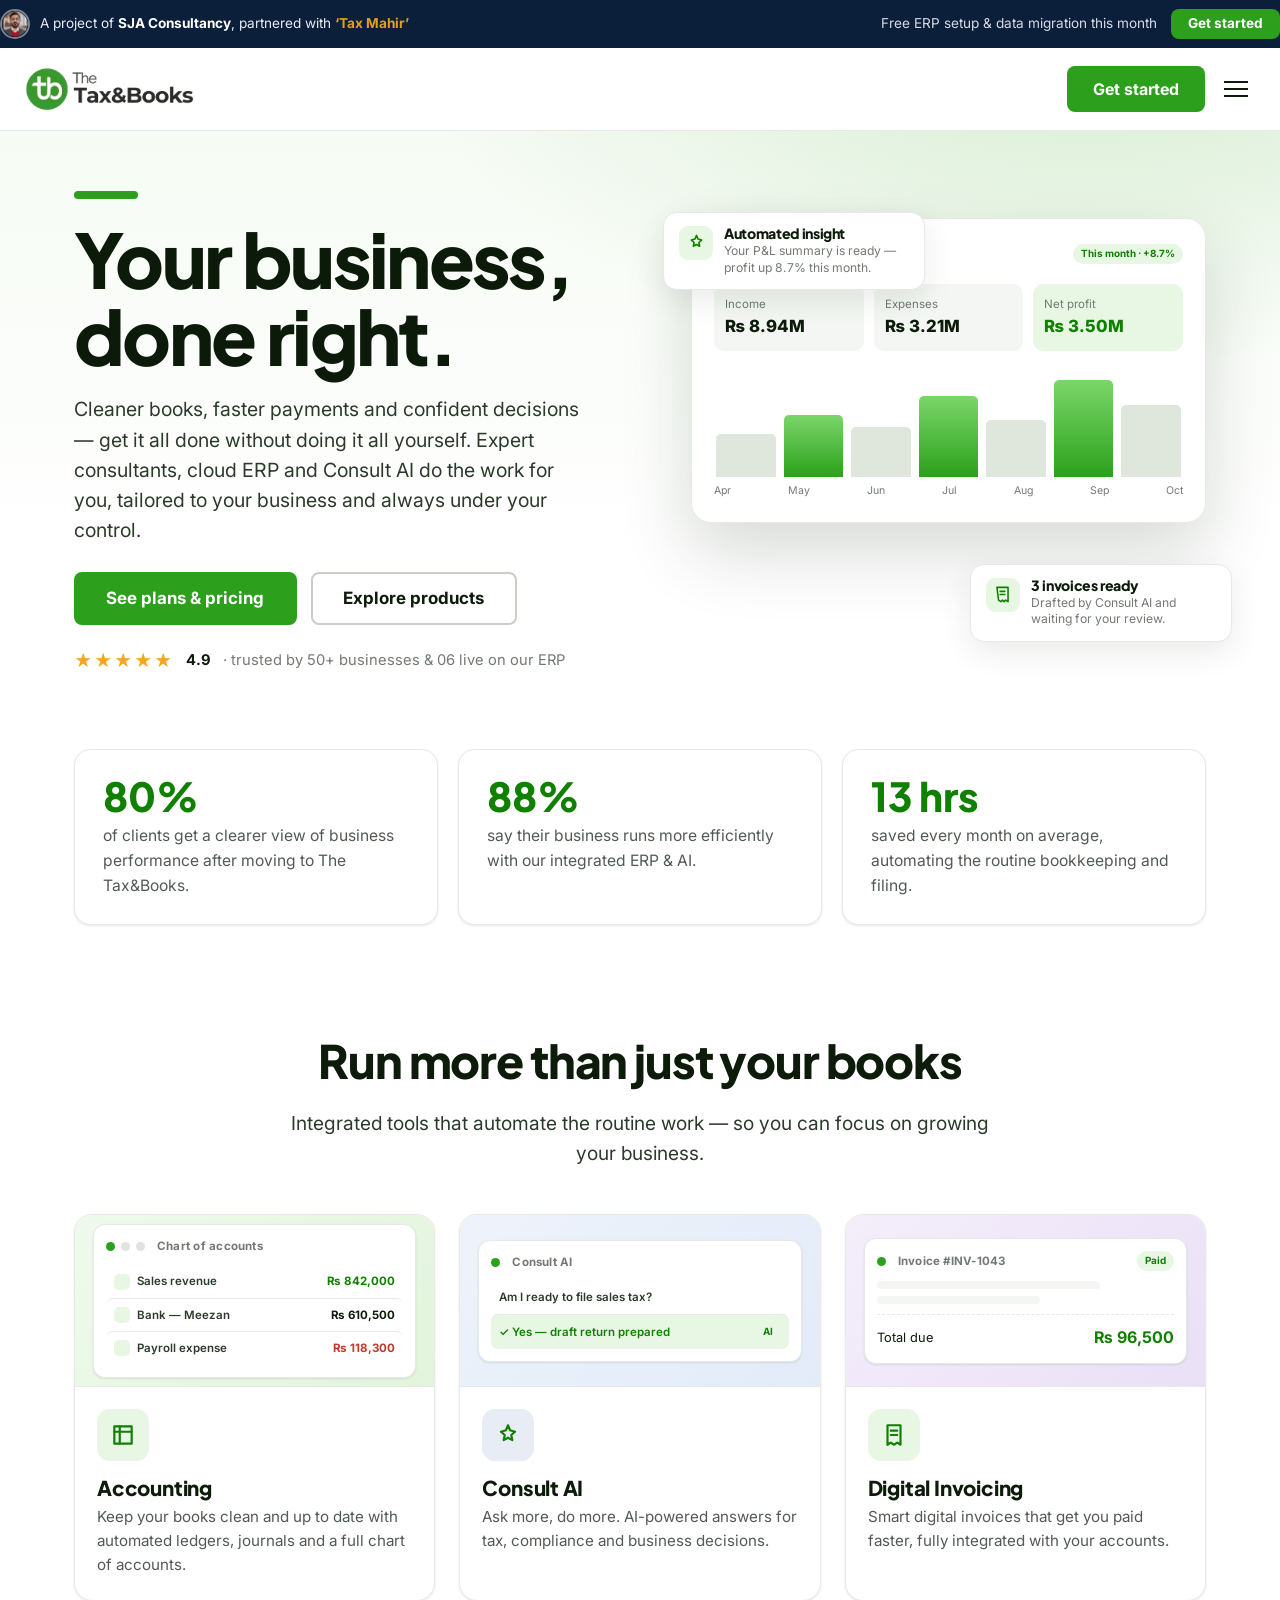
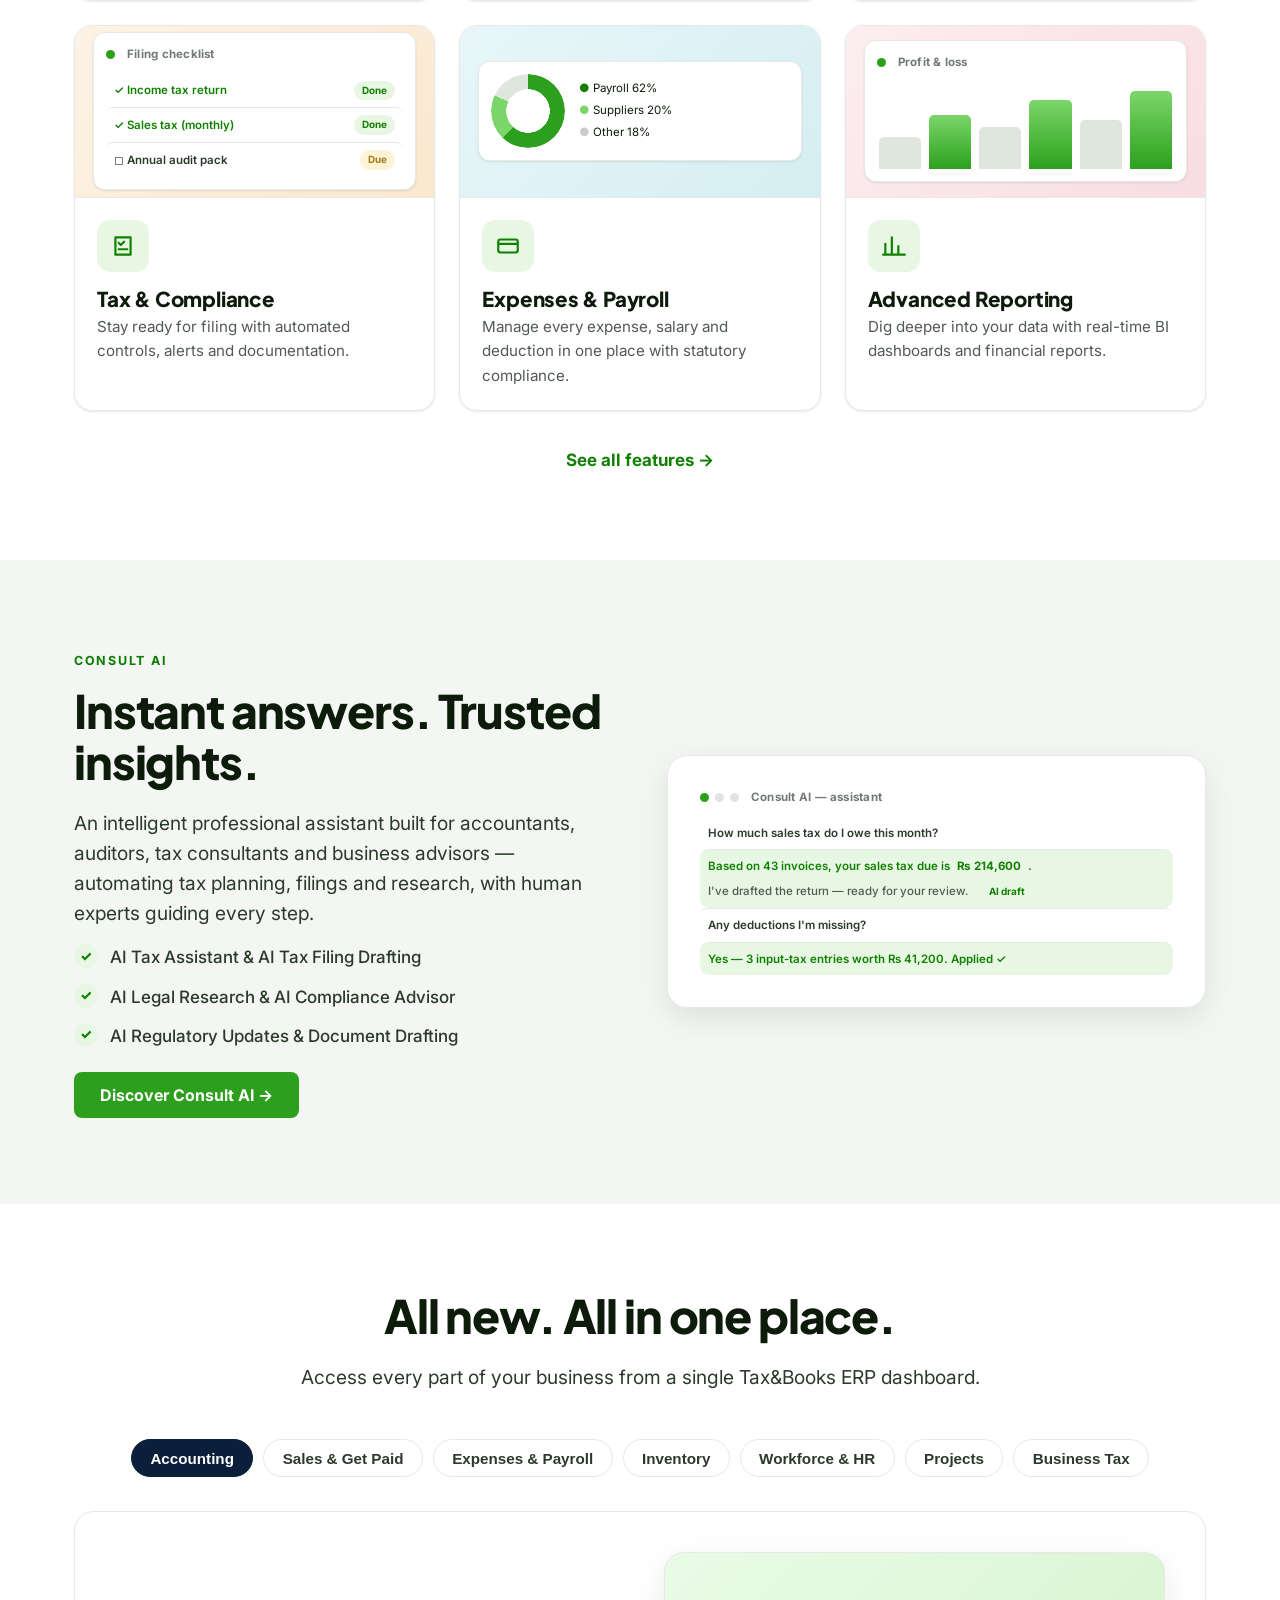
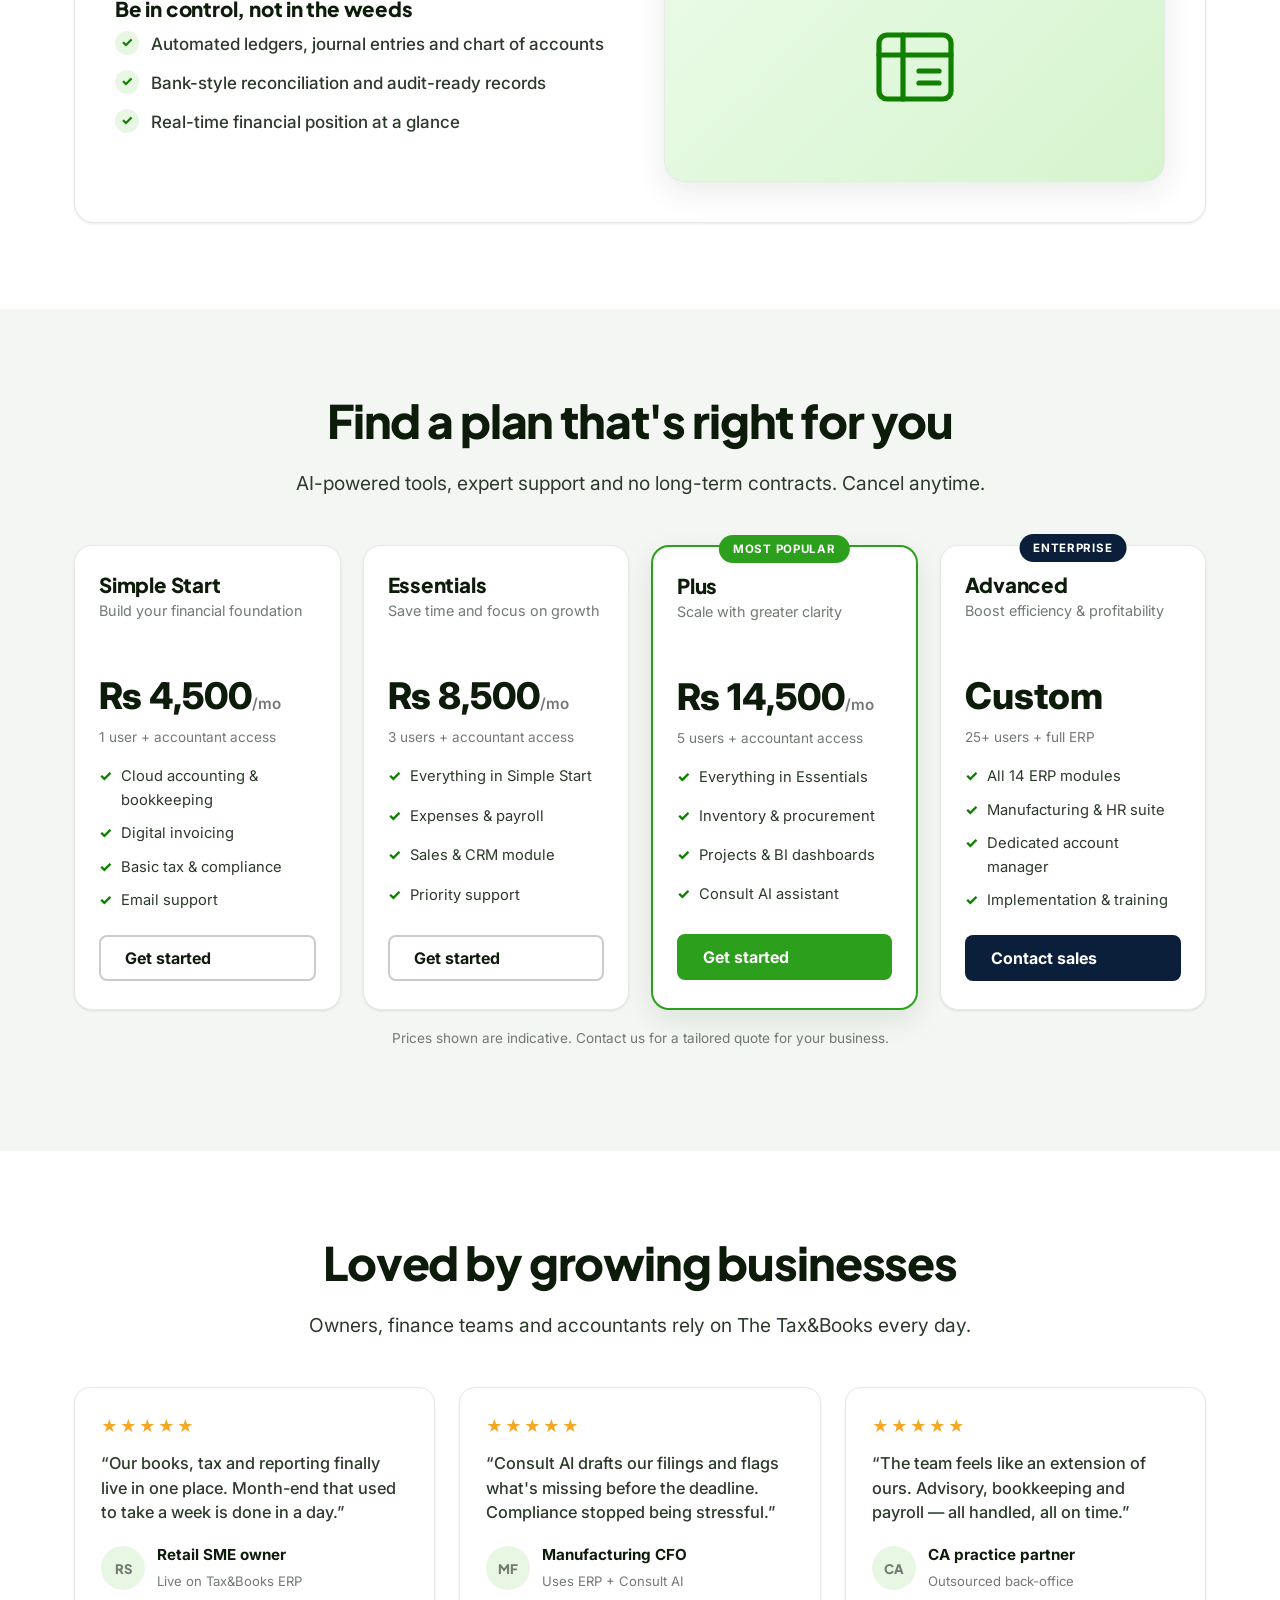
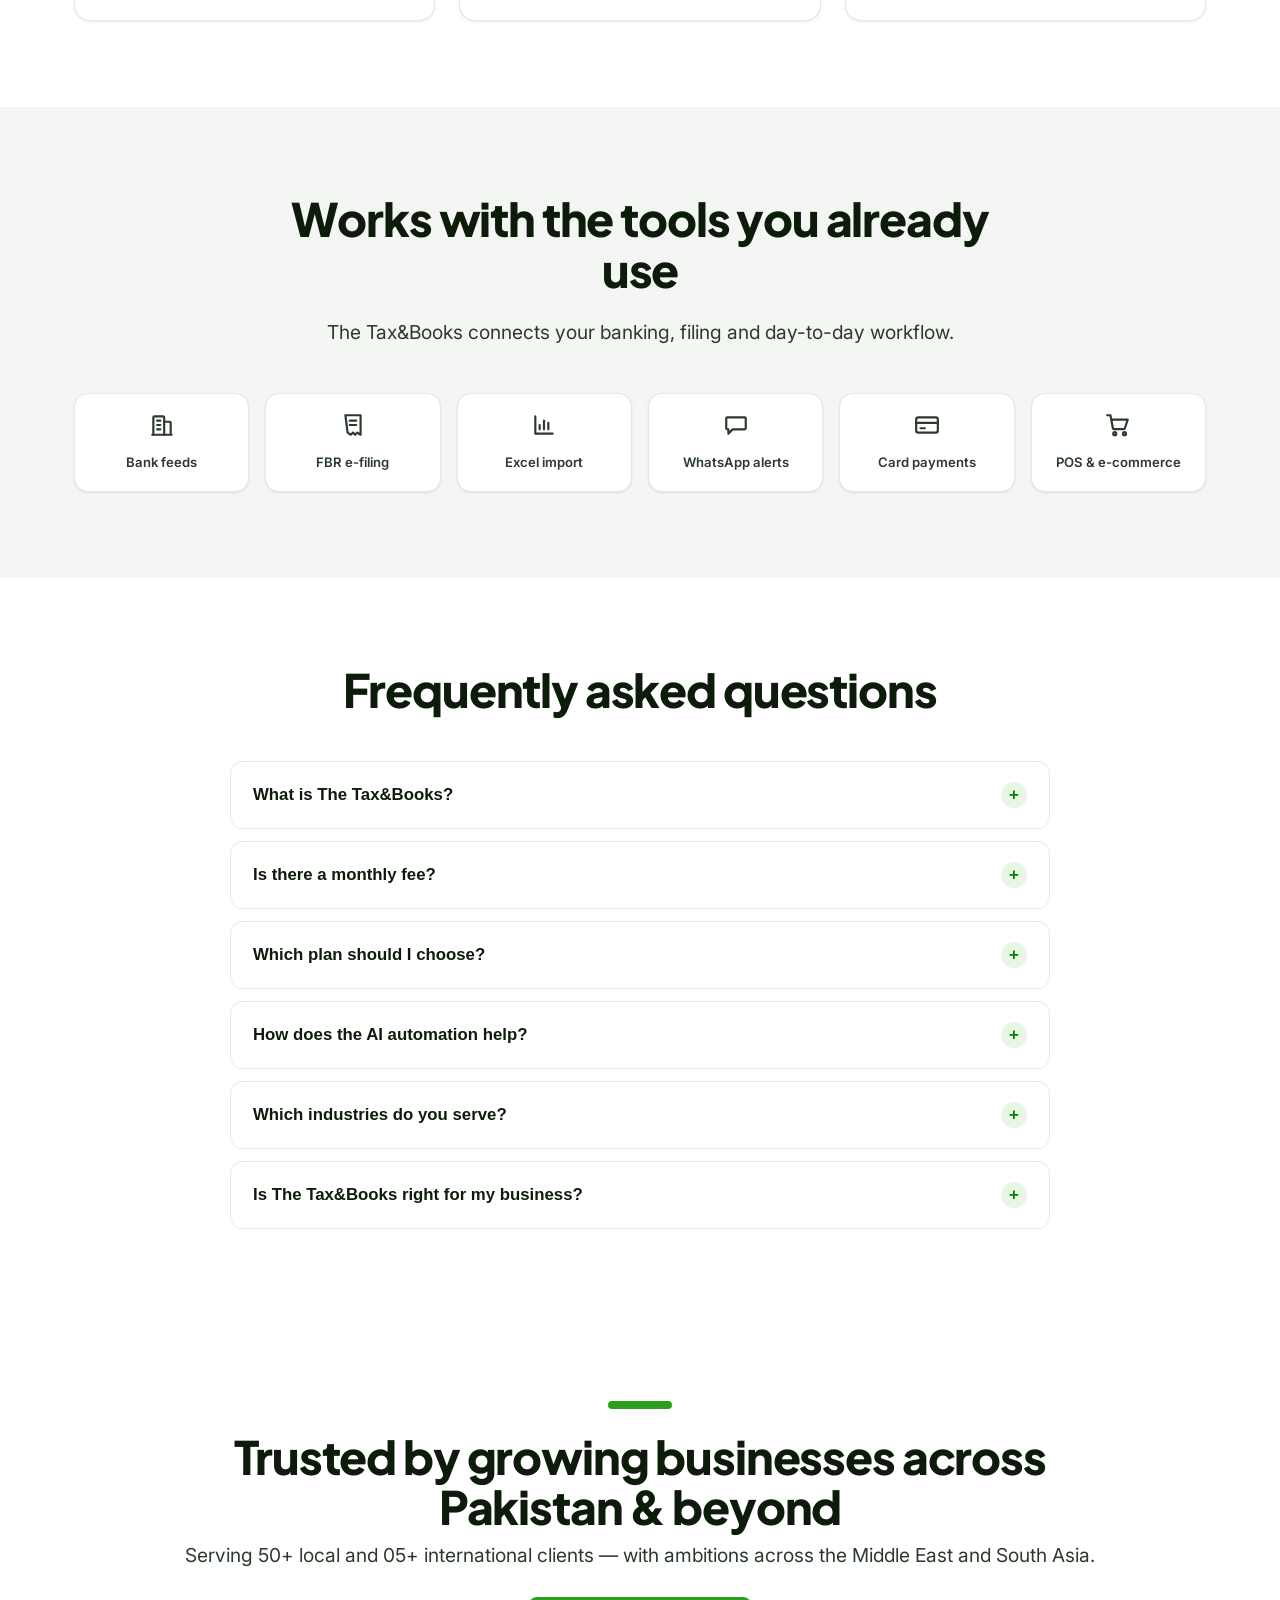
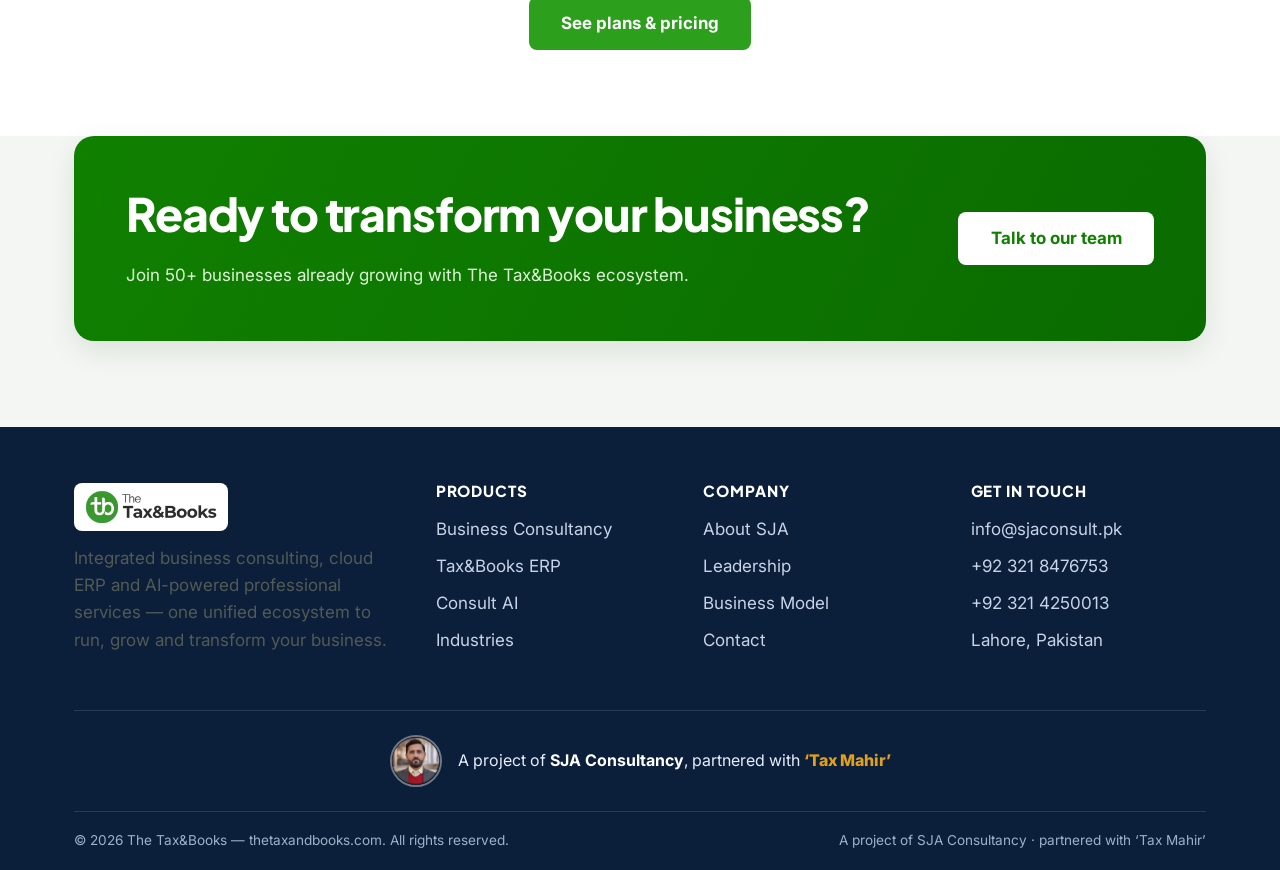
<file: index.html>
<!DOCTYPE html>
<html lang="en">
<head>
  <meta charset="UTF-8">
  <meta name="viewport" content="width=device-width, initial-scale=1.0">
  <title>The Tax&Books — Smart accounting, ERP & AI for your business | SJA Consultancy</title>
  <meta name="description" content="The Tax&Books by SJA Consultancy — cloud accounting, the 14-module Tax&Books ERP and Consult AI. Automate your books, tax and compliance. Partnered with Tax Mahir.">
  <link rel="stylesheet" href="styles.css?v=5">
</head>
<body>
  <div id="site-header"></div>

  <!-- HERO -->
  <section class="hero">
    <div class="container hero-grid">
      <div class="reveal">
        <div class="hero-accent"></div>
        <h1>Your business,<br>done right.</h1>
        <p class="lead">Cleaner books, faster payments and confident decisions — get it all done
          without doing it all yourself. Expert consultants, cloud ERP and Consult AI do the
          work for you, tailored to your business and always under your control.</p>
        <div class="hero-cta">
          <a class="btn btn-primary btn-lg" href="#pricing">See plans &amp; pricing</a>
          <a class="btn btn-ghost btn-lg" href="services.html">Explore products</a>
        </div>
        <div class="reviews">
          <span class="stars">★★★★★</span>
          <b>4.9</b> <span>· trusted by 50+ businesses &amp; 06 live on our ERP</span>
        </div>
      </div>
      <div class="hero-visual reveal">
        <div class="hero-card">
          <div style="display:flex;justify-content:space-between;align-items:center;margin-bottom:16px">
            <strong style="font-family:var(--font-display)">Dashboard</strong>
            <span class="mock-pill">This month · +8.7%</span>
          </div>
          <div style="display:grid;grid-template-columns:repeat(3,1fr);gap:10px;margin-bottom:16px">
            <div style="background:var(--bg-soft);border-radius:10px;padding:11px">
              <div style="font-size:.72rem;color:var(--muted)">Income</div>
              <div style="font-weight:800;font-size:1.05rem">₨ 8.94M</div></div>
            <div style="background:var(--bg-soft);border-radius:10px;padding:11px">
              <div style="font-size:.72rem;color:var(--muted)">Expenses</div>
              <div style="font-weight:800;font-size:1.05rem">₨ 3.21M</div></div>
            <div style="background:var(--bg-mint);border-radius:10px;padding:11px">
              <div style="font-size:.72rem;color:var(--muted)">Net profit</div>
              <div style="font-weight:800;font-size:1.05rem;color:var(--green-dark)">₨ 3.50M</div></div>
          </div>
          <div class="mock-chart" style="height:110px">
            <div class="cbar mut" style="height:42%"></div>
            <div class="cbar" style="height:60%"></div>
            <div class="cbar mut" style="height:48%"></div>
            <div class="cbar" style="height:78%"></div>
            <div class="cbar mut" style="height:55%"></div>
            <div class="cbar" style="height:94%"></div>
            <div class="cbar mut" style="height:70%"></div>
          </div>
          <div style="display:flex;justify-content:space-between;font-size:.66rem;color:var(--muted);margin-top:6px">
            <span>Apr</span><span>May</span><span>Jun</span><span>Jul</span><span>Aug</span><span>Sep</span><span>Oct</span>
          </div>
        </div>
        <div class="float-card fc1">
          <div class="fi"><svg class="ic"><use href="#i-spark"></use></svg></div>
          <div><h4>Automated insight</h4><p>Your P&amp;L summary is ready — profit up 8.7% this month.</p></div>
        </div>
        <div class="float-card fc2">
          <div class="fi"><svg class="ic"><use href="#i-receipt"></use></svg></div>
          <div><h4>3 invoices ready</h4><p>Drafted by Consult AI and waiting for your review.</p></div>
        </div>
      </div>
    </div>
  </section>

  <!-- STAT STRIP -->
  <section class="section" style="padding-top:0">
    <div class="container">
      <div class="stat-strip">
        <div class="stat-tile reveal"><div class="k"><em>80%</em></div><p>of clients get a clearer view of business performance after moving to The Tax&Books.</p></div>
        <div class="stat-tile reveal"><div class="k"><em>88%</em></div><p>say their business runs more efficiently with our integrated ERP &amp; AI.</p></div>
        <div class="stat-tile reveal"><div class="k"><em>13 hrs</em></div><p>saved every month on average, automating the routine bookkeeping and filing.</p></div>
      </div>
    </div>
  </section>

  <!-- RUN MORE THAN YOUR BOOKS -->
  <section class="section" id="features" style="padding-top:24px">
    <div class="container">
      <div class="section-head reveal">
        <h2>Run more than just your books</h2>
        <p class="lead">Integrated tools that automate the routine work — so you can focus on growing your business.</p>
      </div>
      <div class="feature-grid">
        <!-- Accounting: ledger table mock -->
        <div class="fcard reveal">
          <div class="thumb">
            <div class="mock">
              <div class="mock-head"><span class="dot g"></span><span class="dot"></span><span class="dot"></span><span class="title">Chart of accounts</span></div>
              <div class="mock-row"><span class="l"><span class="sw"></span>Sales revenue</span><span class="amt pos">₨ 842,000</span></div>
              <div class="mock-row"><span class="l"><span class="sw"></span>Bank — Meezan</span><span class="amt">₨ 610,500</span></div>
              <div class="mock-row"><span class="l"><span class="sw"></span>Payroll expense</span><span class="amt neg">₨ 118,300</span></div>
            </div>
          </div>
          <div class="fbody">
            <div class="ic-tile"><svg viewBox="0 0 24 24"><path d="M4 4h16v16H4z"/><path d="M4 9h16M9 4v16"/></svg></div>
            <h3>Accounting</h3><p>Keep your books clean and up to date with automated ledgers, journals and a full chart of accounts.</p></div></div>

        <!-- Consult AI: chat mock -->
        <div class="fcard reveal">
          <div class="thumb b">
            <div class="mock">
              <div class="mock-head"><span class="dot g"></span><span class="title">Consult AI</span></div>
              <div class="mock-row"><span class="l">Am I ready to file sales tax?</span></div>
              <div class="mock-row" style="background:var(--bg-mint);border-radius:7px"><span class="l" style="color:var(--green-dark)">✓ Yes — draft return prepared</span><span class="mock-pill">AI</span></div>
            </div>
          </div>
          <div class="fbody">
            <div class="ic-tile navy"><svg viewBox="0 0 24 24"><path d="M12 3l1.9 4.6L18.5 9l-3.5 3 1 4.7L12 14.5 8 16.7l1-4.7L5.5 9l4.6-1.4z"/></svg></div>
            <h3>Consult AI</h3><p>Ask more, do more. AI-powered answers for tax, compliance and business decisions.</p></div></div>

        <!-- Invoicing: invoice mock -->
        <div class="fcard reveal">
          <div class="thumb p">
            <div class="mock mock-inv">
              <div class="mock-head"><span class="dot g"></span><span class="title">Invoice #INV-1043</span><span class="mock-pill" style="margin-left:auto">Paid</span></div>
              <div class="line m"></div><div class="line s"></div>
              <div class="mock-total"><span>Total due</span><b>₨ 96,500</b></div>
            </div>
          </div>
          <div class="fbody">
            <div class="ic-tile"><svg viewBox="0 0 24 24"><path d="M6 3h12v18l-3-2-3 2-3-2-3 2z"/><path d="M9 8h6M9 12h6"/></svg></div>
            <h3>Digital Invoicing</h3><p>Smart digital invoices that get you paid faster, fully integrated with your accounts.</p></div></div>

        <!-- Tax: checklist mock -->
        <div class="fcard reveal">
          <div class="thumb o">
            <div class="mock">
              <div class="mock-head"><span class="dot g"></span><span class="title">Filing checklist</span></div>
              <div class="mock-row"><span class="l" style="color:var(--green-dark)">✓ Income tax return</span><span class="mock-pill">Done</span></div>
              <div class="mock-row"><span class="l" style="color:var(--green-dark)">✓ Sales tax (monthly)</span><span class="mock-pill">Done</span></div>
              <div class="mock-row"><span class="l">◻ Annual audit pack</span><span class="mock-pill amber">Due</span></div>
            </div>
          </div>
          <div class="fbody">
            <div class="ic-tile"><svg viewBox="0 0 24 24"><path d="M5 4h14v16H5z"/><path d="M8 9l2 2 3-3M8 15h8"/></svg></div>
            <h3>Tax &amp; Compliance</h3><p>Stay ready for filing with automated controls, alerts and documentation.</p></div></div>

        <!-- Expenses: donut mock -->
        <div class="fcard reveal">
          <div class="thumb t">
            <div class="mock" style="display:flex;align-items:center;gap:14px">
              <div class="mock-donut"></div>
              <div style="font-size:.72rem;line-height:1.9">
                <div><b style="color:var(--green-dark)">●</b> Payroll 62%</div>
                <div><b style="color:#7bd66a">●</b> Suppliers 20%</div>
                <div><b style="color:#c9cfc8">●</b> Other 18%</div>
              </div>
            </div>
          </div>
          <div class="fbody">
            <div class="ic-tile"><svg viewBox="0 0 24 24"><rect x="3" y="6" width="18" height="12" rx="2"/><path d="M3 10h18"/></svg></div>
            <h3>Expenses &amp; Payroll</h3><p>Manage every expense, salary and deduction in one place with statutory compliance.</p></div></div>

        <!-- Reporting: bar chart mock -->
        <div class="fcard reveal">
          <div class="thumb r">
            <div class="mock">
              <div class="mock-head"><span class="dot g"></span><span class="title">Profit &amp; loss</span></div>
              <div class="mock-chart">
                <div class="cbar mut" style="height:40%"></div><div class="cbar" style="height:66%"></div>
                <div class="cbar mut" style="height:52%"></div><div class="cbar" style="height:84%"></div>
                <div class="cbar mut" style="height:60%"></div><div class="cbar" style="height:96%"></div>
              </div>
            </div>
          </div>
          <div class="fbody">
            <div class="ic-tile"><svg viewBox="0 0 24 24"><path d="M4 20V10M10 20V4M16 20v-8M22 20H2"/></svg></div>
            <h3>Advanced Reporting</h3><p>Dig deeper into your data with real-time BI dashboards and financial reports.</p></div></div>
      </div>
      <div class="center" style="margin-top:36px"><a class="link-arrow" href="services.html">See all features →</a></div>
    </div>
  </section>

  <!-- CONSULT AI DEEP DIVE -->
  <section class="section soft">
    <div class="container split">
      <div class="reveal">
        <span class="eyebrow">Consult AI</span>
        <h2>Instant answers. Trusted insights.</h2>
        <p class="lead">An intelligent professional assistant built for accountants, auditors,
          tax consultants and business advisors — automating tax planning, filings and research,
          with human experts guiding every step.</p>
        <ul class="checklist">
          <li>AI Tax Assistant &amp; AI Tax Filing Drafting</li>
          <li>AI Legal Research &amp; AI Compliance Advisor</li>
          <li>AI Regulatory Updates &amp; Document Drafting</li>
        </ul>
        <a class="btn btn-primary" style="margin-top:22px" href="services.html">Discover Consult AI →</a>
      </div>
      <div class="media-frame reveal">
        <div class="mock" style="box-shadow:none;border:0">
          <div class="mock-head"><span class="dot g"></span><span class="dot"></span><span class="dot"></span><span class="title">Consult AI — assistant</span></div>
          <div class="mock-row" style="justify-content:flex-start"><span class="l">How much sales tax do I owe this month?</span></div>
          <div class="mock-row" style="background:var(--bg-mint);border-radius:9px;justify-content:flex-start;align-items:flex-start;flex-direction:column;gap:6px">
            <span class="l" style="color:var(--green-dark)">Based on 43 invoices, your sales tax due is <b>₨ 214,600</b>.</span>
            <span class="l" style="color:var(--slate);font-weight:500">I've drafted the return — ready for your review. <span class="mock-pill" style="margin-left:6px">AI draft</span></span>
          </div>
          <div class="mock-row" style="justify-content:flex-start"><span class="l">Any deductions I'm missing?</span></div>
          <div class="mock-row" style="background:var(--bg-mint);border-radius:9px;justify-content:flex-start">
            <span class="l" style="color:var(--green-dark)">Yes — 3 input-tax entries worth ₨ 41,200. Applied ✓</span></div>
        </div>
      </div>
    </div>
  </section>

  <!-- ALL IN ONE PLACE (TABS) -->
  <section class="section">
    <div class="container">
      <div class="section-head reveal">
        <h2>All new. All in one place.</h2>
        <p class="lead">Access every part of your business from a single Tax&Books ERP dashboard.</p>
      </div>
      <div class="tabs-nav reveal">
        <button class="tab-btn active" data-tab="acc">Accounting</button>
        <button class="tab-btn" data-tab="sales">Sales &amp; Get Paid</button>
        <button class="tab-btn" data-tab="exp">Expenses &amp; Payroll</button>
        <button class="tab-btn" data-tab="inv">Inventory</button>
        <button class="tab-btn" data-tab="hr">Workforce &amp; HR</button>
        <button class="tab-btn" data-tab="proj">Projects</button>
        <button class="tab-btn" data-tab="tax">Business Tax</button>
      </div>

      <div class="tab-panel active" data-panel="acc">
        <div class="tab-inner reveal">
          <div><h3>Be in control, not in the weeds</h3>
            <ul class="checklist">
              <li>Automated ledgers, journal entries and chart of accounts</li>
              <li>Bank-style reconciliation and audit-ready records</li>
              <li>Real-time financial position at a glance</li>
            </ul></div>
          <div class="media-frame" style="background:linear-gradient(135deg,#eafbe7,#d5f4cd);min-height:230px;display:grid;place-items:center"><svg viewBox="0 0 24 24" width="96" height="96" fill="none" stroke="#108000" stroke-width="1.3" stroke-linecap="round" stroke-linejoin="round"><rect x="3" y="4" width="18" height="16" rx="2"/><path d="M3 9h18M9 4v16"/><path d="M13 13h5M13 16h5"/></svg></div>
        </div>
      </div>
      <div class="tab-panel" data-panel="sales">
        <div class="tab-inner reveal">
          <div><h3>Get paid faster</h3>
            <ul class="checklist">
              <li>Quotations, orders, deliveries and customer billing</li>
              <li>Smart digital invoices with seamless integration</li>
              <li>Full CRM: leads, contacts and customer 360°</li>
            </ul></div>
          <div class="media-frame" style="background:linear-gradient(135deg,#e8f0ff,#d5e4ff);min-height:230px;display:grid;place-items:center"><svg viewBox="0 0 24 24" width="96" height="96" fill="none" stroke="#1c3d78" stroke-width="1.3" stroke-linecap="round" stroke-linejoin="round"><path d="M22 3L11 14"/><path d="M22 3l-7 19-4-8-8-4z"/></svg></div>
        </div>
      </div>
      <div class="tab-panel" data-panel="exp">
        <div class="tab-inner reveal">
          <div><h3>Every expense, one place</h3>
            <ul class="checklist">
              <li>Automated payroll, salaries and deductions</li>
              <li>Statutory compliance handled for you</li>
              <li>Track and approve every expense and bill</li>
            </ul></div>
          <div class="media-frame" style="background:linear-gradient(135deg,#fff2e0,#ffe4c2);min-height:230px;display:grid;place-items:center"><svg viewBox="0 0 24 24" width="96" height="96" fill="none" stroke="#a6791b" stroke-width="1.3" stroke-linecap="round" stroke-linejoin="round"><rect x="2" y="5" width="20" height="14" rx="2"/><path d="M2 10h20M6 15h4"/></svg></div>
        </div>
      </div>
      <div class="tab-panel" data-panel="inv">
        <div class="tab-inner reveal">
          <div><h3>Know your stock in real time</h3>
            <ul class="checklist">
              <li>Track stock levels, warehouses and movements</li>
              <li>Procurement: purchase orders, suppliers &amp; approvals</li>
              <li>Real-time availability across locations</li>
            </ul></div>
          <div class="media-frame" style="background:linear-gradient(135deg,#e0f7fa,#c2edf2);min-height:230px;display:grid;place-items:center"><svg viewBox="0 0 24 24" width="96" height="96" fill="none" stroke="#127a86" stroke-width="1.3" stroke-linecap="round" stroke-linejoin="round"><path d="M21 8l-9-5-9 5 9 5 9-5z"/><path d="M3 8v8l9 5 9-5V8M12 13v8"/></svg></div>
        </div>
      </div>
      <div class="tab-panel" data-panel="hr">
        <div class="tab-inner reveal">
          <div><h3>Your whole team, organised</h3>
            <ul class="checklist">
              <li>Employee data, attendance, leaves and policies</li>
              <li>Performance tracking and HR workflows</li>
              <li>Asset management with depreciation &amp; maintenance</li>
            </ul></div>
          <div class="media-frame" style="background:linear-gradient(135deg,#f3e8ff,#e7d5ff);min-height:230px;display:grid;place-items:center"><svg viewBox="0 0 24 24" width="96" height="96" fill="none" stroke="#6b3fa0" stroke-width="1.3" stroke-linecap="round" stroke-linejoin="round"><circle cx="9" cy="8" r="3.2"/><path d="M2.5 20c0-3.8 2.9-6 6.5-6s6.5 2.2 6.5 6"/><path d="M17 5.2a3.2 3.2 0 010 5.6M18 20c0-2.2-.6-3.8-1.6-5"/></svg></div>
        </div>
      </div>
      <div class="tab-panel" data-panel="proj">
        <div class="tab-inner reveal">
          <div><h3>Deliver projects on budget</h3>
            <ul class="checklist">
              <li>Plan, execute and monitor projects end to end</li>
              <li>Budgets, tasks and progress tracking</li>
              <li>Manufacturing: BOM, work orders &amp; production</li>
            </ul></div>
          <div class="media-frame" style="background:linear-gradient(135deg,#eafbe7,#d5f4cd);min-height:230px;display:grid;place-items:center"><svg viewBox="0 0 24 24" width="96" height="96" fill="none" stroke="#108000" stroke-width="1.3" stroke-linecap="round" stroke-linejoin="round"><path d="M3 3v18h18"/><path d="M7 14l4-4 3 3 5-6"/></svg></div>
        </div>
      </div>
      <div class="tab-panel" data-panel="tax">
        <div class="tab-inner reveal">
          <div><h3>Stay ready for filing</h3>
            <ul class="checklist">
              <li>Income &amp; sales tax advisory, planning and filing</li>
              <li>Automated compliance controls and alerts</li>
              <li>Consult AI drafts your filings for review</li>
            </ul></div>
          <div class="media-frame" style="background:linear-gradient(135deg,#ffe9ec,#ffd2da);min-height:230px;display:grid;place-items:center"><svg viewBox="0 0 24 24" width="96" height="96" fill="none" stroke="#b03048" stroke-width="1.3" stroke-linecap="round" stroke-linejoin="round"><rect x="5" y="3" width="14" height="18" rx="2"/><path d="M8 9l2 2 3-3M8 15h8"/></svg></div>
        </div>
      </div>
    </div>
  </section>

  <!-- PRICING -->
  <section class="section soft" id="pricing">
    <div class="container">
      <div class="section-head reveal">
        <h2>Find a plan that's right for you</h2>
        <p class="lead">AI-powered tools, expert support and no long-term contracts. Cancel anytime.</p>
      </div>
      <div class="pricing">
        <div class="price-card reveal">
          <h3>Simple Start</h3>
          <p class="desc">Build your financial foundation</p>
          <div class="amount">₨ 4,500<small>/mo</small></div>
          <div class="per">1 user + accountant access</div>
          <ul>
            <li>Cloud accounting &amp; bookkeeping</li>
            <li>Digital invoicing</li>
            <li>Basic tax &amp; compliance</li>
            <li>Email support</li>
          </ul>
          <a class="btn btn-ghost" href="contact.html">Get started</a>
        </div>
        <div class="price-card reveal">
          <h3>Essentials</h3>
          <p class="desc">Save time and focus on growth</p>
          <div class="amount">₨ 8,500<small>/mo</small></div>
          <div class="per">3 users + accountant access</div>
          <ul>
            <li>Everything in Simple Start</li>
            <li>Expenses &amp; payroll</li>
            <li>Sales &amp; CRM module</li>
            <li>Priority support</li>
          </ul>
          <a class="btn btn-ghost" href="contact.html">Get started</a>
        </div>
        <div class="price-card featured reveal">
          <span class="ptag">Most popular</span>
          <h3>Plus</h3>
          <p class="desc">Scale with greater clarity</p>
          <div class="amount">₨ 14,500<small>/mo</small></div>
          <div class="per">5 users + accountant access</div>
          <ul>
            <li>Everything in Essentials</li>
            <li>Inventory &amp; procurement</li>
            <li>Projects &amp; BI dashboards</li>
            <li>Consult AI assistant</li>
          </ul>
          <a class="btn btn-primary" href="contact.html">Get started</a>
        </div>
        <div class="price-card reveal">
          <span class="ptag" style="background:var(--navy)">Enterprise</span>
          <h3>Advanced</h3>
          <p class="desc">Boost efficiency &amp; profitability</p>
          <div class="amount">Custom</div>
          <div class="per">25+ users + full ERP</div>
          <ul>
            <li>All 14 ERP modules</li>
            <li>Manufacturing &amp; HR suite</li>
            <li>Dedicated account manager</li>
            <li>Implementation &amp; training</li>
          </ul>
          <a class="btn btn-dark" href="contact.html">Contact sales</a>
        </div>
      </div>
      <p class="price-note">Prices shown are indicative. Contact us for a tailored quote for your business.</p>
    </div>
  </section>

  <!-- TESTIMONIALS -->
  <section class="section">
    <div class="container">
      <div class="section-head reveal"><h2>Loved by growing businesses</h2>
        <p class="lead">Owners, finance teams and accountants rely on The Tax&Books every day.</p></div>
      <div class="tq-grid">
        <div class="tq reveal">
          <div class="stars">★★★★★</div>
          <blockquote>“Our books, tax and reporting finally live in one place. Month-end that used to take a week is done in a day.”</blockquote>
          <div class="who"><span class="av">RS</span><div><b>Retail SME owner</b><span>Live on Tax&Books ERP</span></div></div>
        </div>
        <div class="tq reveal">
          <div class="stars">★★★★★</div>
          <blockquote>“Consult AI drafts our filings and flags what's missing before the deadline. Compliance stopped being stressful.”</blockquote>
          <div class="who"><span class="av">MF</span><div><b>Manufacturing CFO</b><span>Uses ERP + Consult AI</span></div></div>
        </div>
        <div class="tq reveal">
          <div class="stars">★★★★★</div>
          <blockquote>“The team feels like an extension of ours. Advisory, bookkeeping and payroll — all handled, all on time.”</blockquote>
          <div class="who"><span class="av">CA</span><div><b>CA practice partner</b><span>Outsourced back-office</span></div></div>
        </div>
      </div>
    </div>
  </section>

  <!-- INTEGRATIONS -->
  <section class="section soft">
    <div class="container">
      <div class="section-head reveal"><h2>Works with the tools you already use</h2>
        <p class="lead">The Tax&Books connects your banking, filing and day-to-day workflow.</p></div>
      <div class="integ">
        <div class="it reveal"><svg class="ic"><use href="#i-building"></use></svg><span>Bank feeds</span></div>
        <div class="it reveal"><svg class="ic"><use href="#i-receipt"></use></svg><span>FBR e-filing</span></div>
        <div class="it reveal"><svg class="ic"><use href="#i-chart"></use></svg><span>Excel import</span></div>
        <div class="it reveal"><svg class="ic"><use href="#i-chat"></use></svg><span>WhatsApp alerts</span></div>
        <div class="it reveal"><svg class="ic"><use href="#i-card"></use></svg><span>Card payments</span></div>
        <div class="it reveal"><svg class="ic"><use href="#i-cart"></use></svg><span>POS &amp; e-commerce</span></div>
      </div>
    </div>
  </section>

  <!-- FAQ -->
  <section class="section">
    <div class="container">
      <div class="section-head reveal"><h2>Frequently asked questions</h2></div>
      <div class="faq">
        <div class="faq-item reveal"><button class="faq-q">What is The Tax&Books?<span class="pm">+</span></button>
          <div class="faq-a"><p>The Tax&Books is an integrated platform by SJA Consultancy that combines professional
          consultancy, a 14-module cloud ERP and Consult AI — covering accounting, tax, compliance, payroll and more.</p></div></div>
        <div class="faq-item reveal"><button class="faq-q">Is there a monthly fee?<span class="pm">+</span></button>
          <div class="faq-a"><p>Yes — we offer flexible monthly subscription plans starting from ₨ 4,500/mo, with no long-term
          contract. Enterprise pricing is customised to your needs.</p></div></div>
        <div class="faq-item reveal"><button class="faq-q">Which plan should I choose?<span class="pm">+</span></button>
          <div class="faq-a"><p>Start with Simple Start for core books, or choose Plus for the full ERP and Consult AI.
          Larger teams should talk to us about Advanced. Our team can recommend the right fit in a free consultation.</p></div></div>
        <div class="faq-item reveal"><button class="faq-q">How does the AI automation help?<span class="pm">+</span></button>
          <div class="faq-a"><p>Consult AI drafts tax filings, answers compliance questions, performs legal research and
          keeps you updated on regulations — while our human experts review and guide every important decision.</p></div></div>
        <div class="faq-item reveal"><button class="faq-q">Which industries do you serve?<span class="pm">+</span></button>
          <div class="faq-a"><p>We serve 15+ industries including manufacturing, textile, retail, wholesale, construction,
          healthcare, education, IT, hospitality, real estate, import/export and e-commerce.</p></div></div>
        <div class="faq-item reveal"><button class="faq-q">Is The Tax&Books right for my business?<span class="pm">+</span></button>
          <div class="faq-a"><p>Whether you're an entrepreneur, SME or larger enterprise, our end-to-end ecosystem scales with
          you. Book a free consultation and we'll map the right solution.</p></div></div>
      </div>
    </div>
  </section>

  <!-- TRUST -->
  <section class="section trust">
    <div class="container reveal">
      <div class="hero-accent" style="margin:0 auto 22px"></div>
      <h2>Trusted by growing businesses across Pakistan &amp; beyond</h2>
      <p class="lead" style="margin-bottom:26px">Serving 50+ local and 05+ international clients — with ambitions across the Middle East and South Asia.</p>
      <a class="btn btn-primary btn-lg" href="#pricing">See plans &amp; pricing</a>
    </div>
  </section>

  <!-- CTA -->
  <section class="section soft" style="padding-top:0">
    <div class="container">
      <div class="cta reveal">
        <div>
          <h2>Ready to transform your business?</h2>
          <p>Join 50+ businesses already growing with The Tax&Books ecosystem.</p>
        </div>
        <a class="btn btn-primary btn-lg" href="contact.html">Talk to our team</a>
      </div>
    </div>
  </section>

  <div id="site-footer"></div>
  <script src="main.js?v=5"></script>
  <script>
    // Tabs
    document.querySelectorAll('.tab-btn').forEach(function(btn){
      btn.addEventListener('click',function(){
        var id=btn.dataset.tab;
        document.querySelectorAll('.tab-btn').forEach(b=>b.classList.remove('active'));
        document.querySelectorAll('.tab-panel').forEach(p=>p.classList.remove('active'));
        btn.classList.add('active');
        document.querySelector('.tab-panel[data-panel="'+id+'"]').classList.add('active');
      });
    });
    // FAQ accordion
    document.querySelectorAll('.faq-q').forEach(function(q){
      q.addEventListener('click',function(){
        q.parentElement.classList.toggle('open');
      });
    });
  </script>
</body>
</html>
</file>
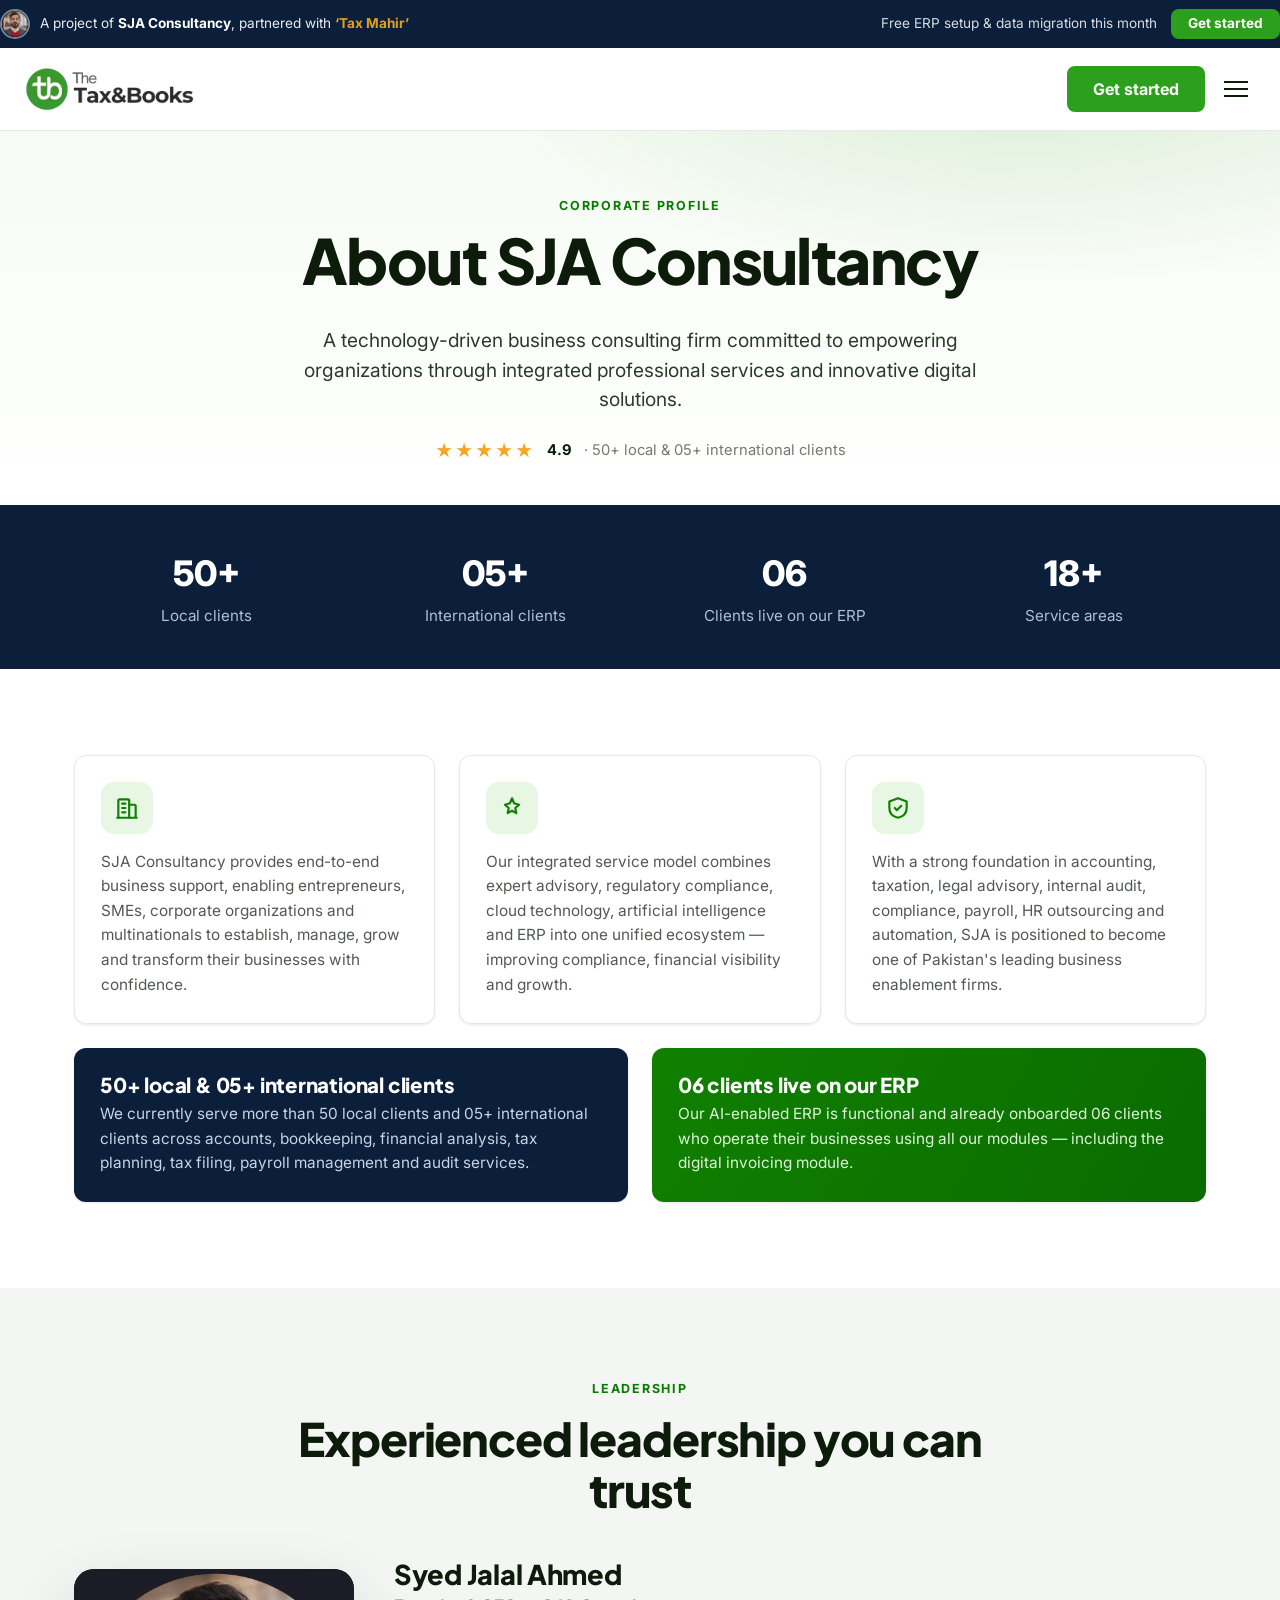
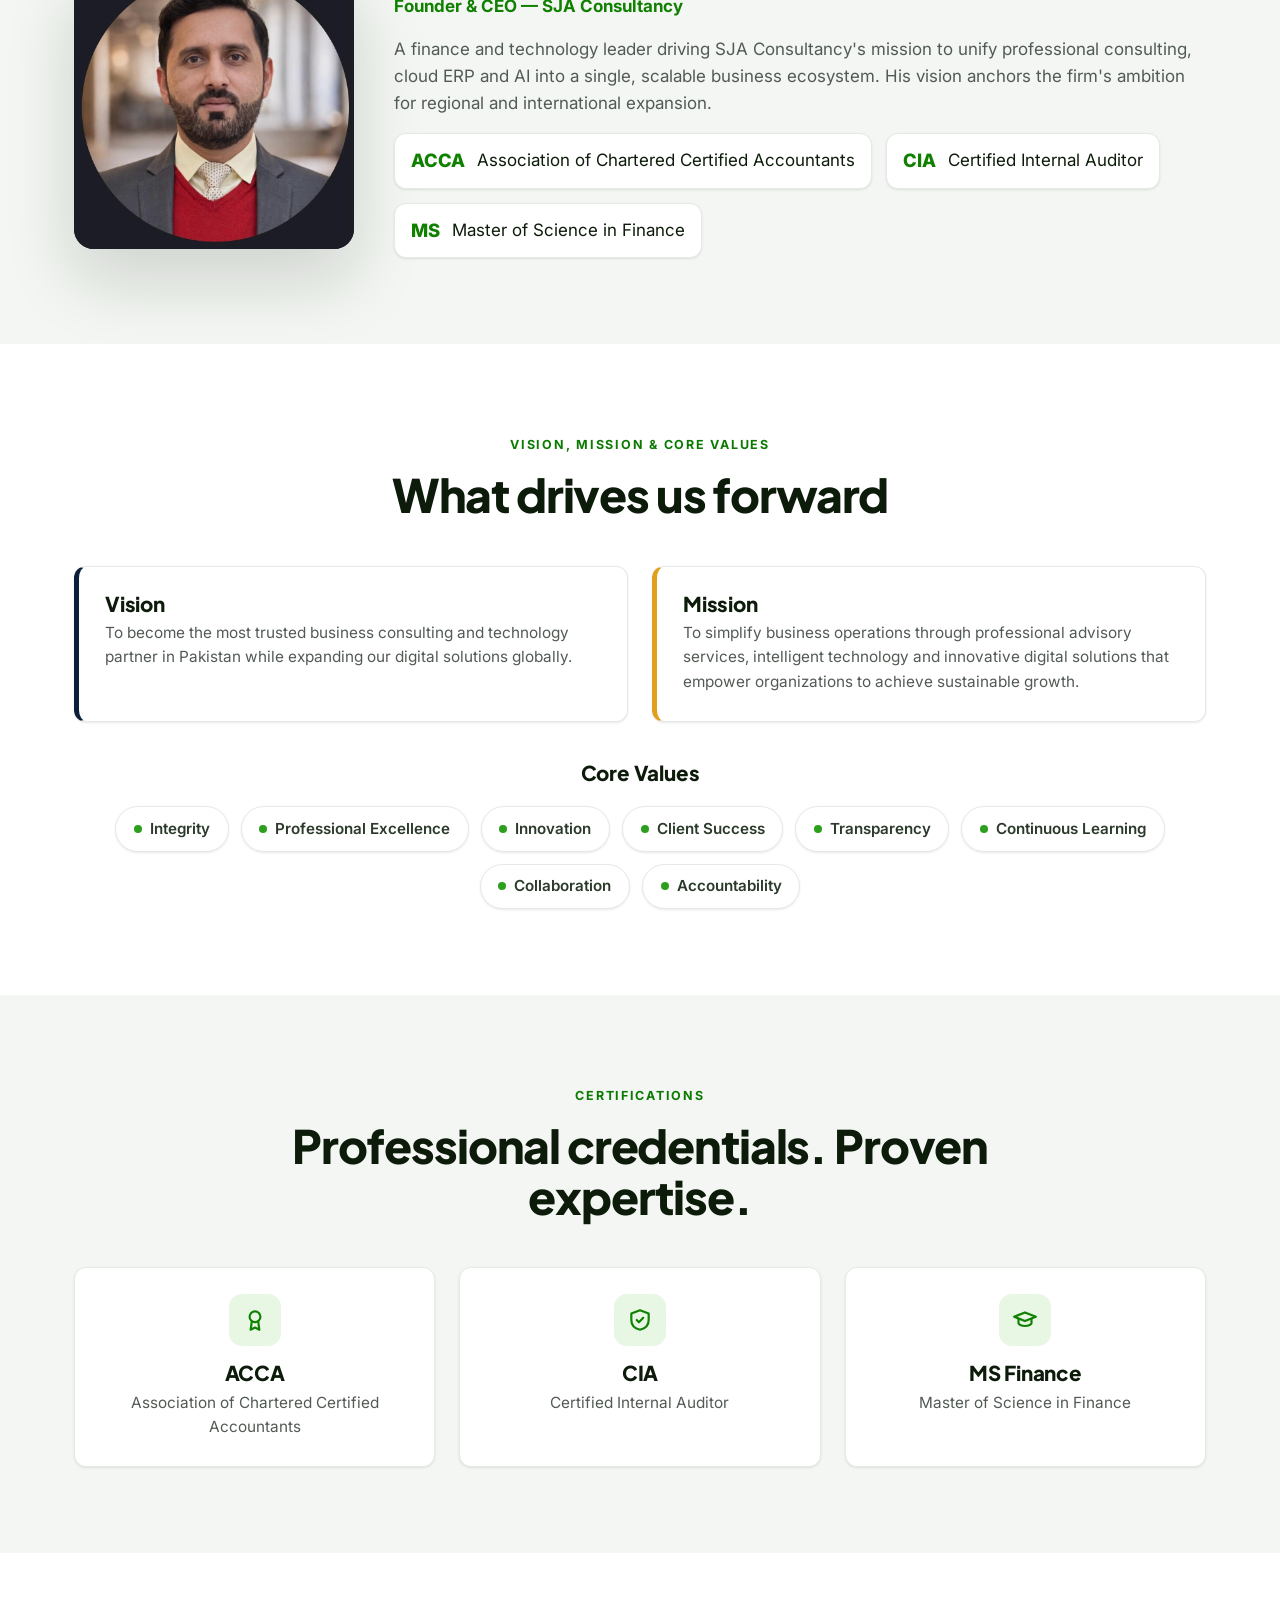
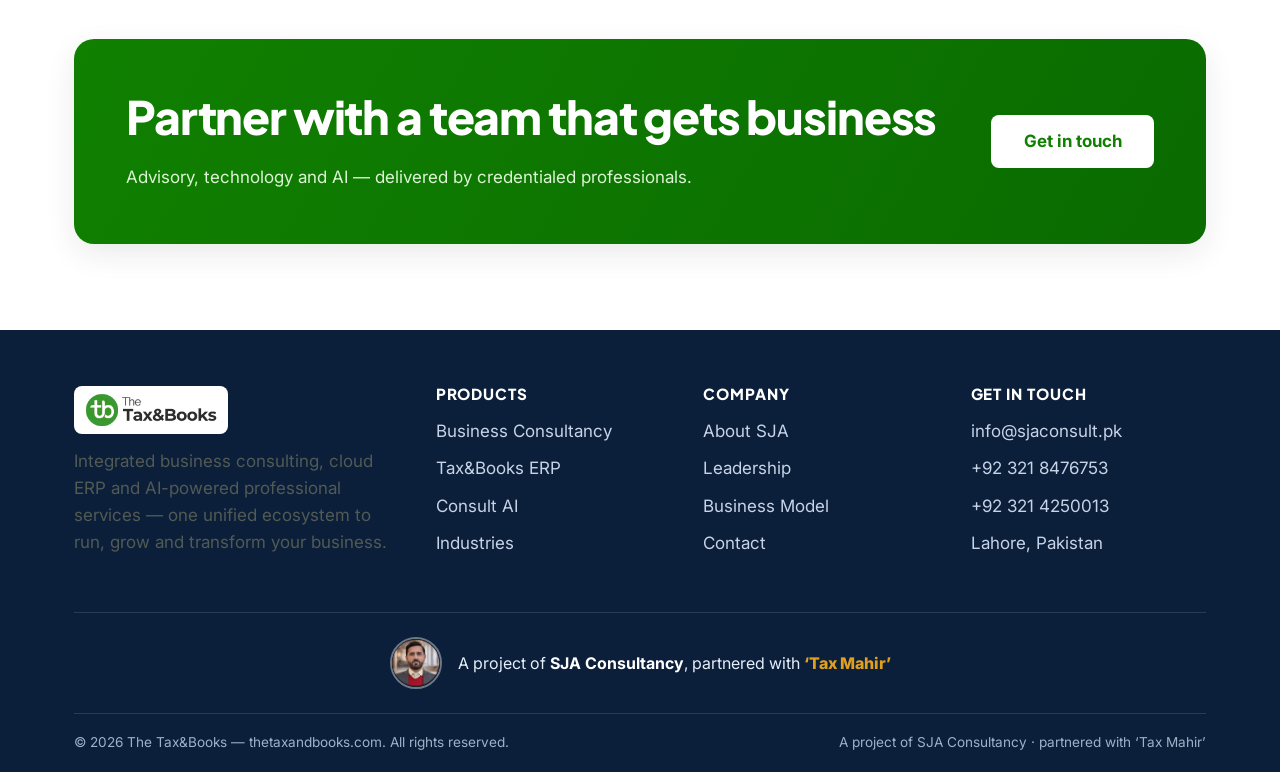
<file: about.html>
<!DOCTYPE html>
<html lang="en">
<head>
  <meta charset="UTF-8">
  <meta name="viewport" content="width=device-width, initial-scale=1.0">
  <title>About — The Tax&Books | SJA Consultancy</title>
  <meta name="description" content="About SJA Consultancy — a technology-driven business consulting firm. Vision, mission, core values, leadership and professional credentials.">
  <link rel="stylesheet" href="styles.css?v=5">
</head>
<body>
  <div id="site-header"></div>

  <section class="page-hero">
    <div class="container reveal">
      <span class="eyebrow">Corporate profile</span>
      <h1>About SJA Consultancy</h1>
      <p class="lead">A technology-driven business consulting firm committed to empowering
        organizations through integrated professional services and innovative digital solutions.</p>
      <div class="reviews" style="justify-content:center">
        <span class="stars">★★★★★</span><b>4.9</b>
        <span>· 50+ local &amp; 05+ international clients</span>
      </div>
    </div>
  </section>

  <!-- quick stats band -->
  <section class="band">
    <div class="container">
      <div class="stats">
        <div class="reveal"><b>50+</b><span>Local clients</span></div>
        <div class="reveal"><b>05+</b><span>International clients</span></div>
        <div class="reveal"><b>06</b><span>Clients live on our ERP</span></div>
        <div class="reveal"><b>18+</b><span>Service areas</span></div>
      </div>
    </div>
  </section>

  <!-- About body -->
  <section class="section">
    <div class="container">
      <div class="grid grid-3">
        <div class="card reveal"><div class="ic-tile"><svg class="ic"><use href="#i-building"></use></svg></div>
          <p>SJA Consultancy provides end-to-end business support, enabling entrepreneurs,
          SMEs, corporate organizations and multinationals to establish, manage, grow and
          transform their businesses with confidence.</p></div>
        <div class="card reveal"><div class="ic-tile"><svg class="ic"><use href="#i-spark"></use></svg></div>
          <p>Our integrated service model combines expert advisory, regulatory compliance,
          cloud technology, artificial intelligence and ERP into one unified ecosystem —
          improving compliance, financial visibility and growth.</p></div>
        <div class="card reveal"><div class="ic-tile"><svg class="ic"><use href="#i-shield"></use></svg></div>
          <p>With a strong foundation in accounting, taxation, legal advisory, internal audit,
          compliance, payroll, HR outsourcing and automation, SJA is positioned to become one
          of Pakistan's leading business enablement firms.</p></div>
      </div>

      <div class="grid grid-2" style="margin-top:24px">
        <div class="card reveal" style="background:var(--navy);color:#fff;border:0">
          <h3 style="color:#fff">50+ local &amp; 05+ international clients</h3>
          <p style="color:#c7d3e6">We currently serve more than 50 local clients and 05+ international
          clients across accounts, bookkeeping, financial analysis, tax planning, tax filing,
          payroll management and audit services.</p>
        </div>
        <div class="card reveal" style="background:linear-gradient(120deg,var(--green-dark),#0a6b00);color:#fff;border:0">
          <h3 style="color:#fff">06 clients live on our ERP</h3>
          <p style="color:#dcf5d6">Our AI-enabled ERP is functional and already onboarded 06 clients
          who operate their businesses using all our modules — including the digital invoicing module.</p>
        </div>
      </div>
    </div>
  </section>

  <!-- Founder / Leadership -->
  <section class="section soft">
    <div class="container">
      <div class="section-head reveal">
        <span class="eyebrow">Leadership</span>
        <h2>Experienced leadership you can trust</h2>
      </div>
      <div class="profile reveal">
        <div class="photo"><img src="assets/founder.jpeg" alt="Syed Jalal Ahmed, Founder & CEO of SJA Consultancy"></div>
        <div>
          <h3 style="font-size:1.7rem;margin-bottom:.15rem">Syed Jalal Ahmed</h3>
          <p style="color:var(--green-dark);font-weight:700;margin-bottom:1rem">Founder &amp; CEO — SJA Consultancy</p>
          <p>A finance and technology leader driving SJA Consultancy's mission to unify
          professional consulting, cloud ERP and AI into a single, scalable business ecosystem.
          His vision anchors the firm's ambition for regional and international expansion.</p>
          <div class="badges">
            <div class="cred"><span class="k">ACCA</span><span>Association of Chartered Certified Accountants</span></div>
            <div class="cred"><span class="k">CIA</span><span>Certified Internal Auditor</span></div>
            <div class="cred"><span class="k">MS</span><span>Master of Science in Finance</span></div>
          </div>
        </div>
      </div>
    </div>
  </section>

  <!-- Vision / Mission / Values -->
  <section class="section">
    <div class="container">
      <div class="section-head reveal">
        <span class="eyebrow">Vision, mission & core values</span>
        <h2>What drives us forward</h2>
      </div>
      <div class="grid grid-2">
        <div class="card reveal" style="border-left:5px solid var(--navy)">
          <h3>Vision</h3>
          <p>To become the most trusted business consulting and technology partner in Pakistan
          while expanding our digital solutions globally.</p>
        </div>
        <div class="card reveal" style="border-left:5px solid var(--gold)">
          <h3>Mission</h3>
          <p>To simplify business operations through professional advisory services, intelligent
          technology and innovative digital solutions that empower organizations to achieve
          sustainable growth.</p>
        </div>
      </div>

      <h3 class="reveal" style="text-align:center;margin:40px 0 22px">Core Values</h3>
      <div class="chips reveal" style="justify-content:center">
        <div class="chip"><span class="d"></span>Integrity</div>
        <div class="chip"><span class="d"></span>Professional Excellence</div>
        <div class="chip"><span class="d"></span>Innovation</div>
        <div class="chip"><span class="d"></span>Client Success</div>
        <div class="chip"><span class="d"></span>Transparency</div>
        <div class="chip"><span class="d"></span>Continuous Learning</div>
        <div class="chip"><span class="d"></span>Collaboration</div>
        <div class="chip"><span class="d"></span>Accountability</div>
      </div>
    </div>
  </section>

  <!-- Certifications -->
  <section class="section soft">
    <div class="container">
      <div class="section-head reveal">
        <span class="eyebrow">Certifications</span>
        <h2>Professional credentials. Proven expertise.</h2>
      </div>
      <div class="grid grid-3">
        <div class="card center reveal"><div class="ic-tile" style="margin:0 auto 16px"><svg class="ic"><use href="#i-award"></use></svg></div><h3>ACCA</h3><p>Association of Chartered Certified Accountants</p></div>
        <div class="card center reveal"><div class="ic-tile" style="margin:0 auto 16px"><svg class="ic"><use href="#i-shield"></use></svg></div><h3>CIA</h3><p>Certified Internal Auditor</p></div>
        <div class="card center reveal"><div class="ic-tile" style="margin:0 auto 16px"><svg class="ic"><use href="#i-cap"></use></svg></div><h3>MS Finance</h3><p>Master of Science in Finance</p></div>
      </div>
    </div>
  </section>

  <section class="section">
    <div class="container">
      <div class="cta reveal">
        <div>
          <h2>Partner with a team that gets business</h2>
          <p>Advisory, technology and AI — delivered by credentialed professionals.</p>
        </div>
        <a class="btn btn-primary btn-lg" href="contact.html">Get in touch</a>
      </div>
    </div>
  </section>

  <div id="site-footer"></div>
  <script src="main.js?v=5"></script>
</body>
</html>
</file>
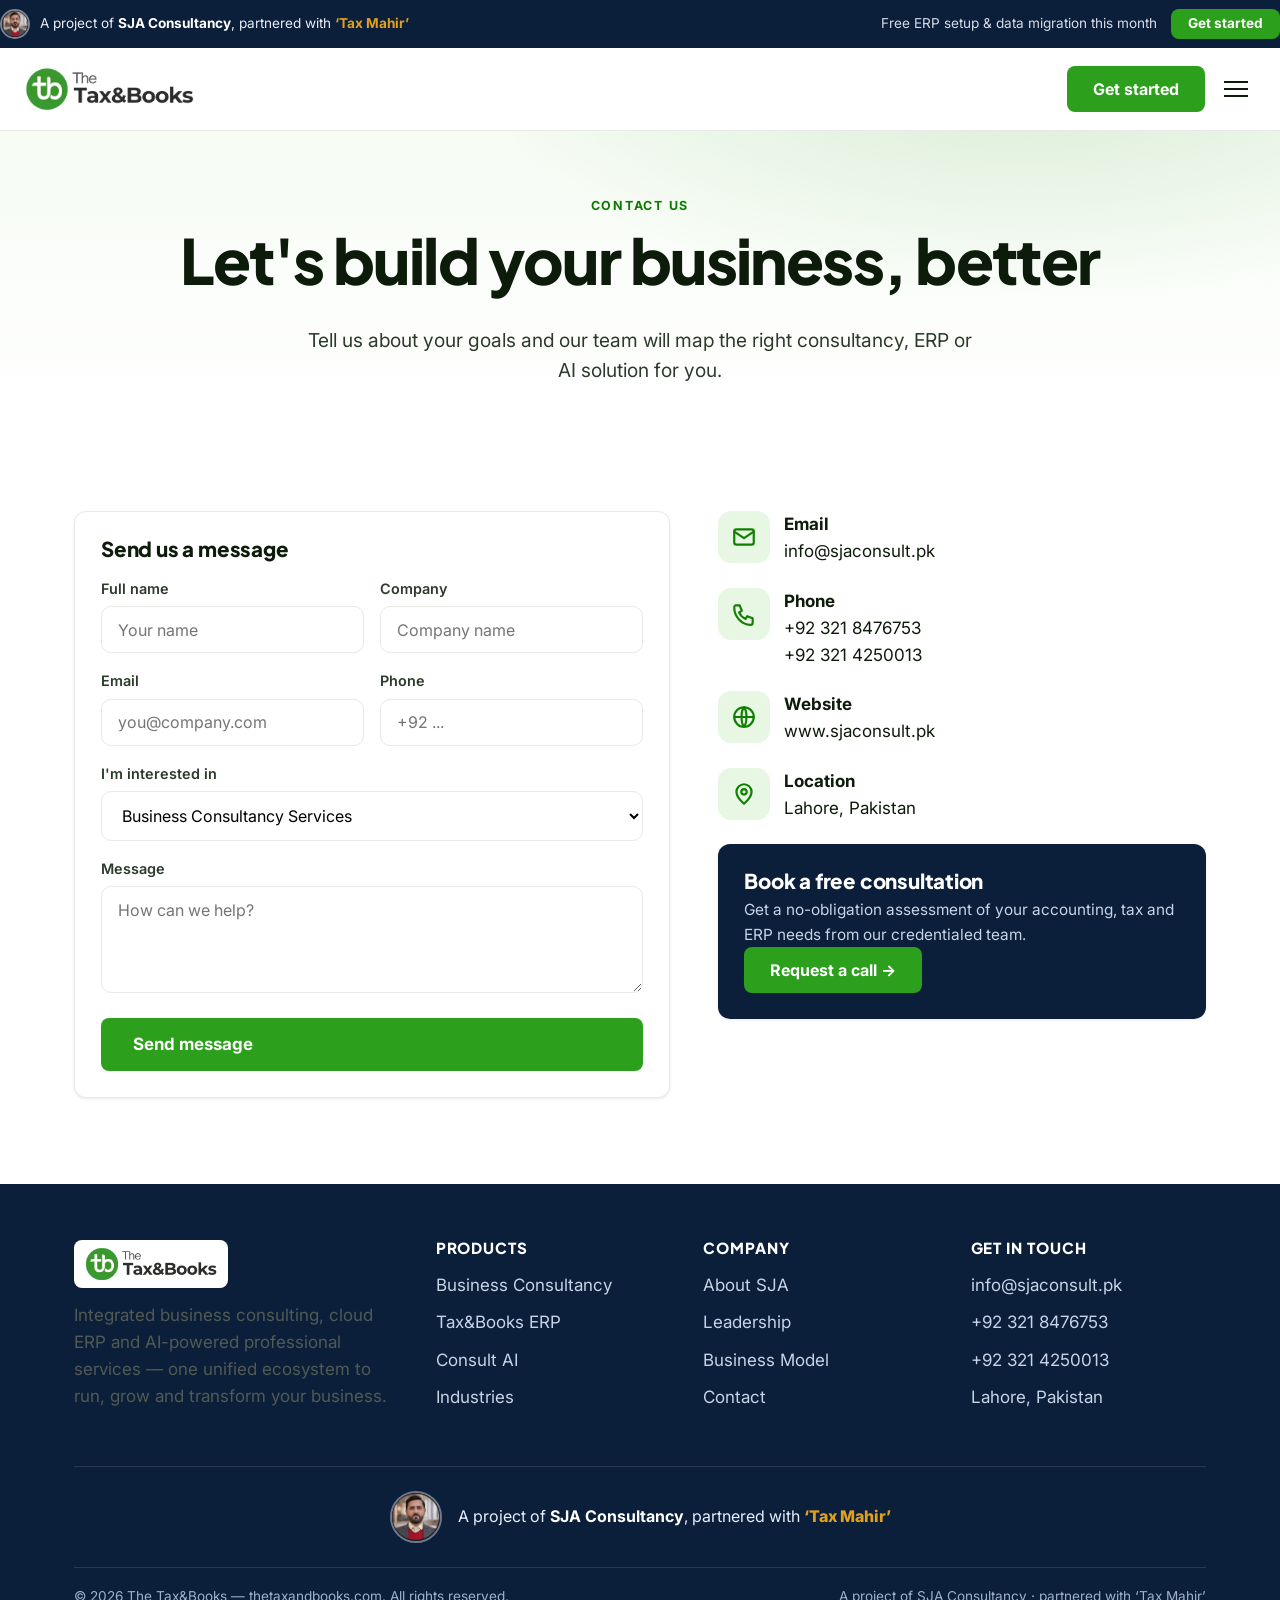
<file: contact.html>
<!DOCTYPE html>
<html lang="en">
<head>
  <meta charset="UTF-8">
  <meta name="viewport" content="width=device-width, initial-scale=1.0">
  <title>Contact — The Tax&Books | SJA Consultancy</title>
  <meta name="description" content="Get in touch with The Tax&Books by SJA Consultancy — business consultancy, cloud ERP and AI. Book a free consultation.">
  <link rel="stylesheet" href="styles.css?v=5">
</head>
<body>
  <div id="site-header"></div>

  <section class="page-hero">
    <div class="container reveal">
      <span class="eyebrow">Contact us</span>
      <h1>Let's build your business, better</h1>
      <p class="lead">Tell us about your goals and our team will map the right consultancy,
        ERP or AI solution for you.</p>
    </div>
  </section>

  <section class="section">
    <div class="container contact-grid">
      <div class="card reveal">
        <h3 style="margin-bottom:1rem">Send us a message</h3>
        <form class="form" onsubmit="event.preventDefault(); this.reset(); document.getElementById('ok').style.display='flex';">
          <div class="row">
            <div><label>Full name</label><input type="text" required placeholder="Your name"></div>
            <div><label>Company</label><input type="text" placeholder="Company name"></div>
          </div>
          <div class="row">
            <div><label>Email</label><input type="email" required placeholder="you@company.com"></div>
            <div><label>Phone</label><input type="tel" placeholder="+92 ..."></div>
          </div>
          <div>
            <label>I'm interested in</label>
            <select>
              <option>Business Consultancy Services</option>
              <option>Tax&Books ERP</option>
              <option>Consult AI</option>
              <option>Corporate Training</option>
              <option>Something else</option>
            </select>
          </div>
          <div>
            <label>Message</label>
            <textarea rows="4" placeholder="How can we help?"></textarea>
          </div>
          <button class="btn btn-primary btn-lg" type="submit">Send message</button>
          <div id="ok" style="display:none;align-items:center;gap:10px;color:var(--green-dark);font-weight:700">
            ✓ Thanks! Your message has been recorded. We'll be in touch shortly.
          </div>
        </form>
      </div>

      <div class="reveal">
        <div class="info-item"><div class="ic-tile" style="margin:0"><svg class="ic"><use href="#i-mail"></use></svg></div>
          <div><b>Email</b><br><a href="mailto:info@sjaconsult.pk">info@sjaconsult.pk</a></div></div>
        <div class="info-item"><div class="ic-tile" style="margin:0"><svg class="ic"><use href="#i-phone"></use></svg></div>
          <div><b>Phone</b><br><a href="tel:+923218476753">+92 321 8476753</a><br><a href="tel:+923214250013">+92 321 4250013</a></div></div>
        <div class="info-item"><div class="ic-tile" style="margin:0"><svg class="ic"><use href="#i-globe"></use></svg></div>
          <div><b>Website</b><br><a href="https://www.sjaconsult.pk">www.sjaconsult.pk</a></div></div>
        <div class="info-item"><div class="ic-tile" style="margin:0"><svg class="ic"><use href="#i-pin"></use></svg></div>
          <div><b>Location</b><br>Lahore, Pakistan</div></div>

        <div class="card" style="background:var(--navy);color:#fff;border:0;margin-top:14px">
          <h3 style="color:#fff">Book a free consultation</h3>
          <p style="color:#c7d3e6">Get a no-obligation assessment of your accounting, tax and
          ERP needs from our credentialed team.</p>
          <a class="btn btn-primary" href="mailto:info@sjaconsult.pk">Request a call →</a>
        </div>
      </div>
    </div>
  </section>

  <div id="site-footer"></div>
  <script src="main.js?v=5"></script>
</body>
</html>
</file>
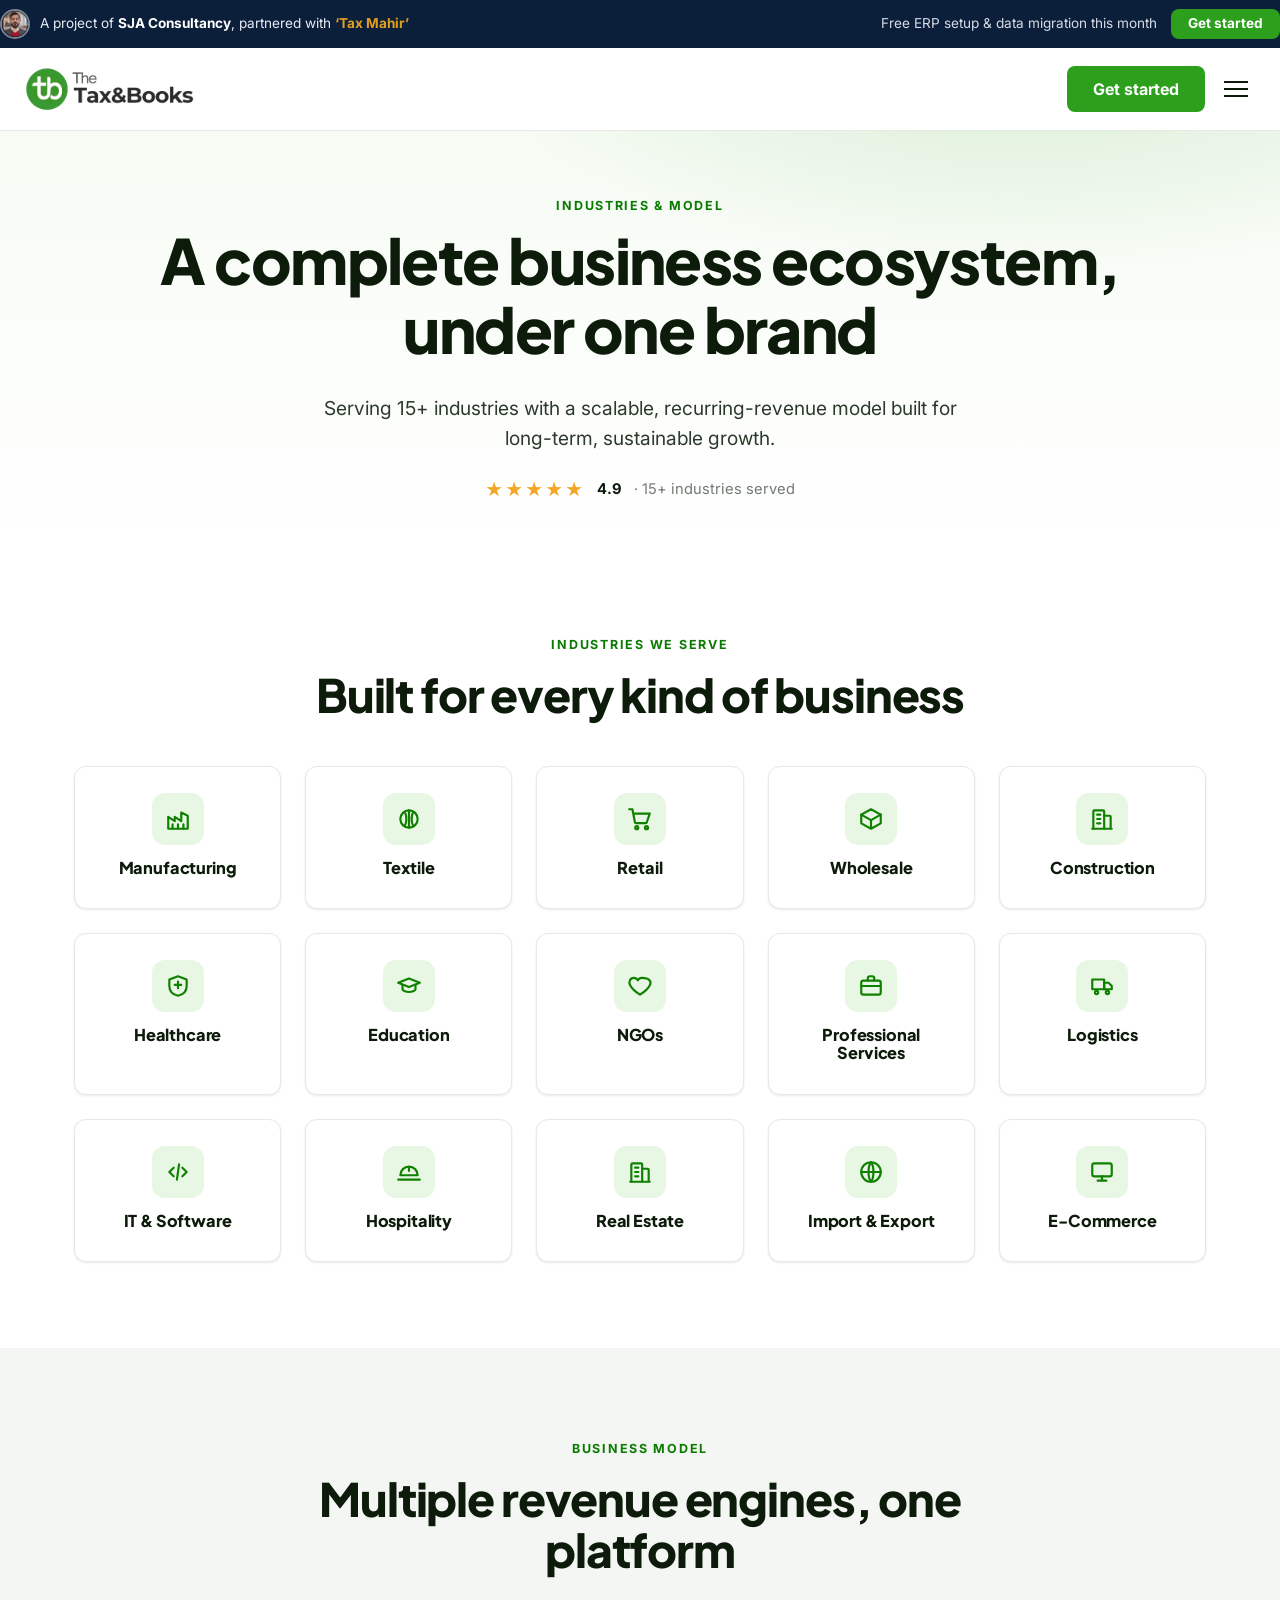
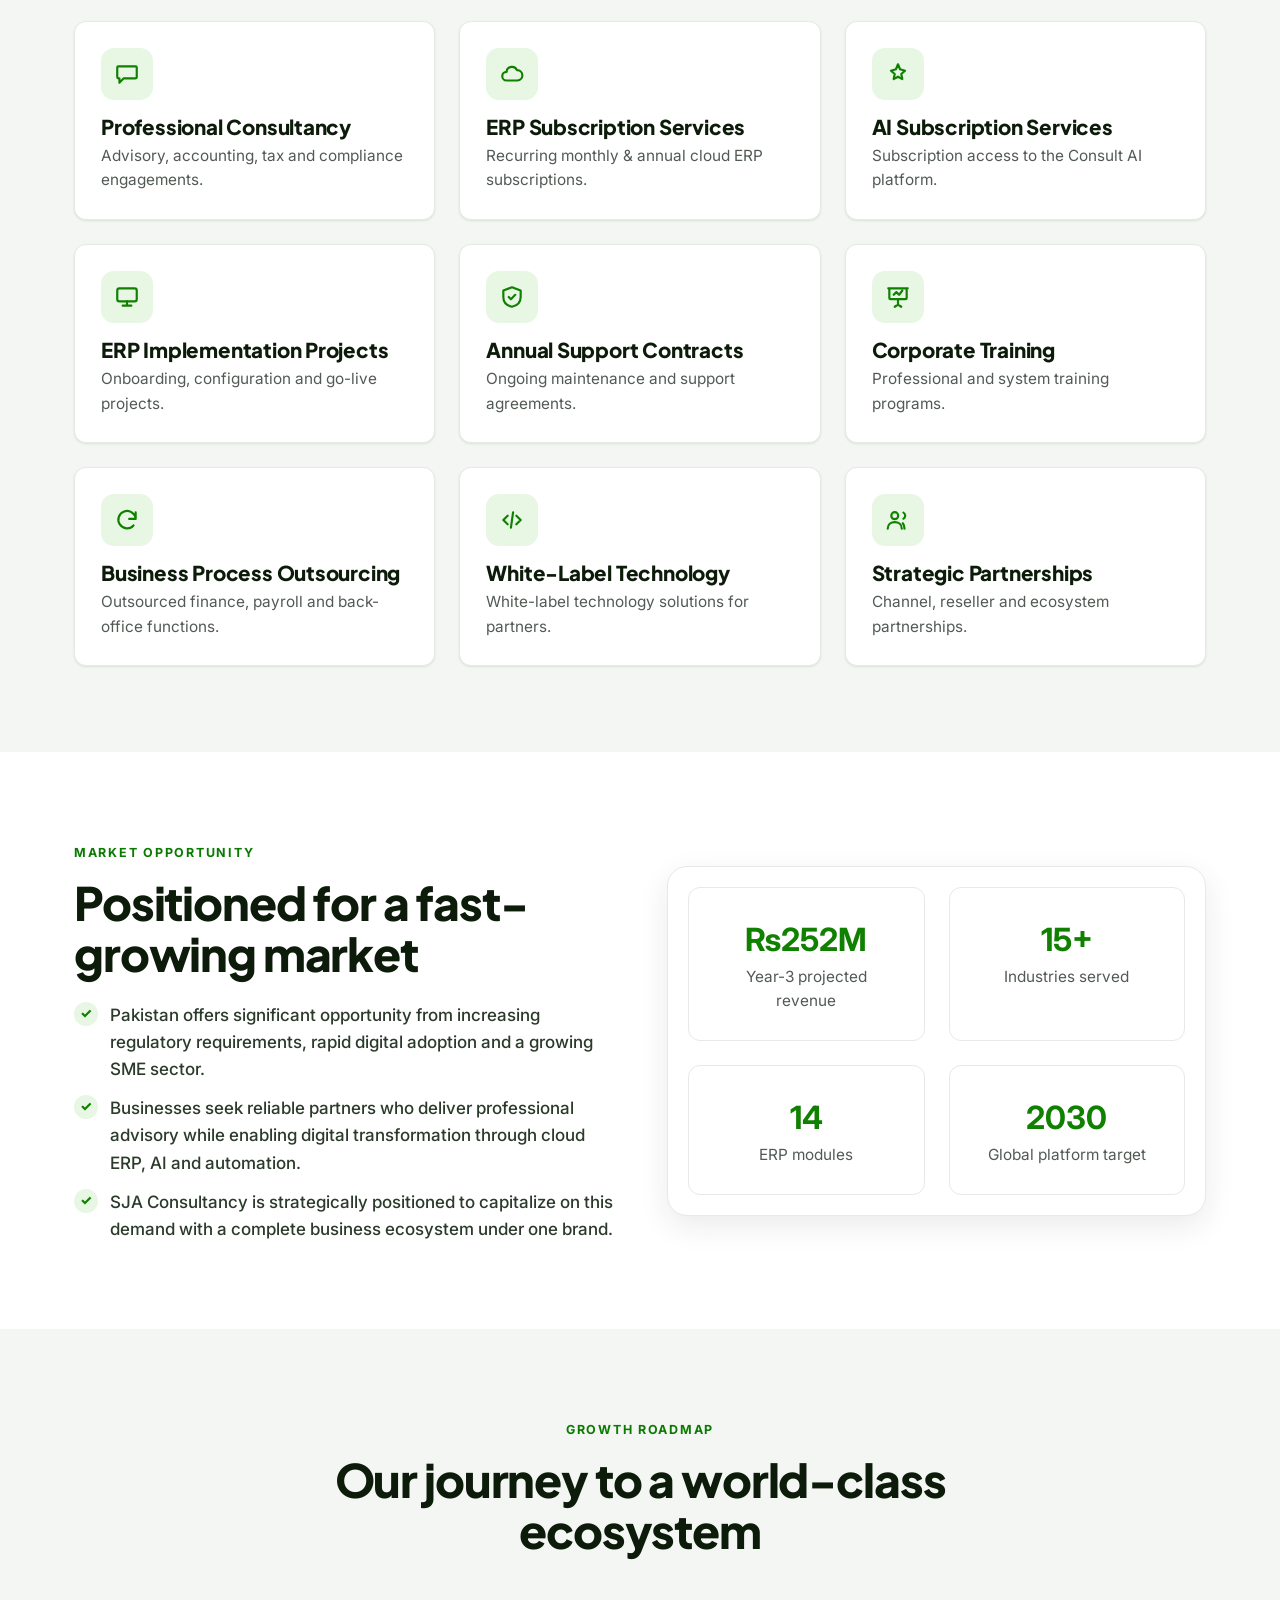
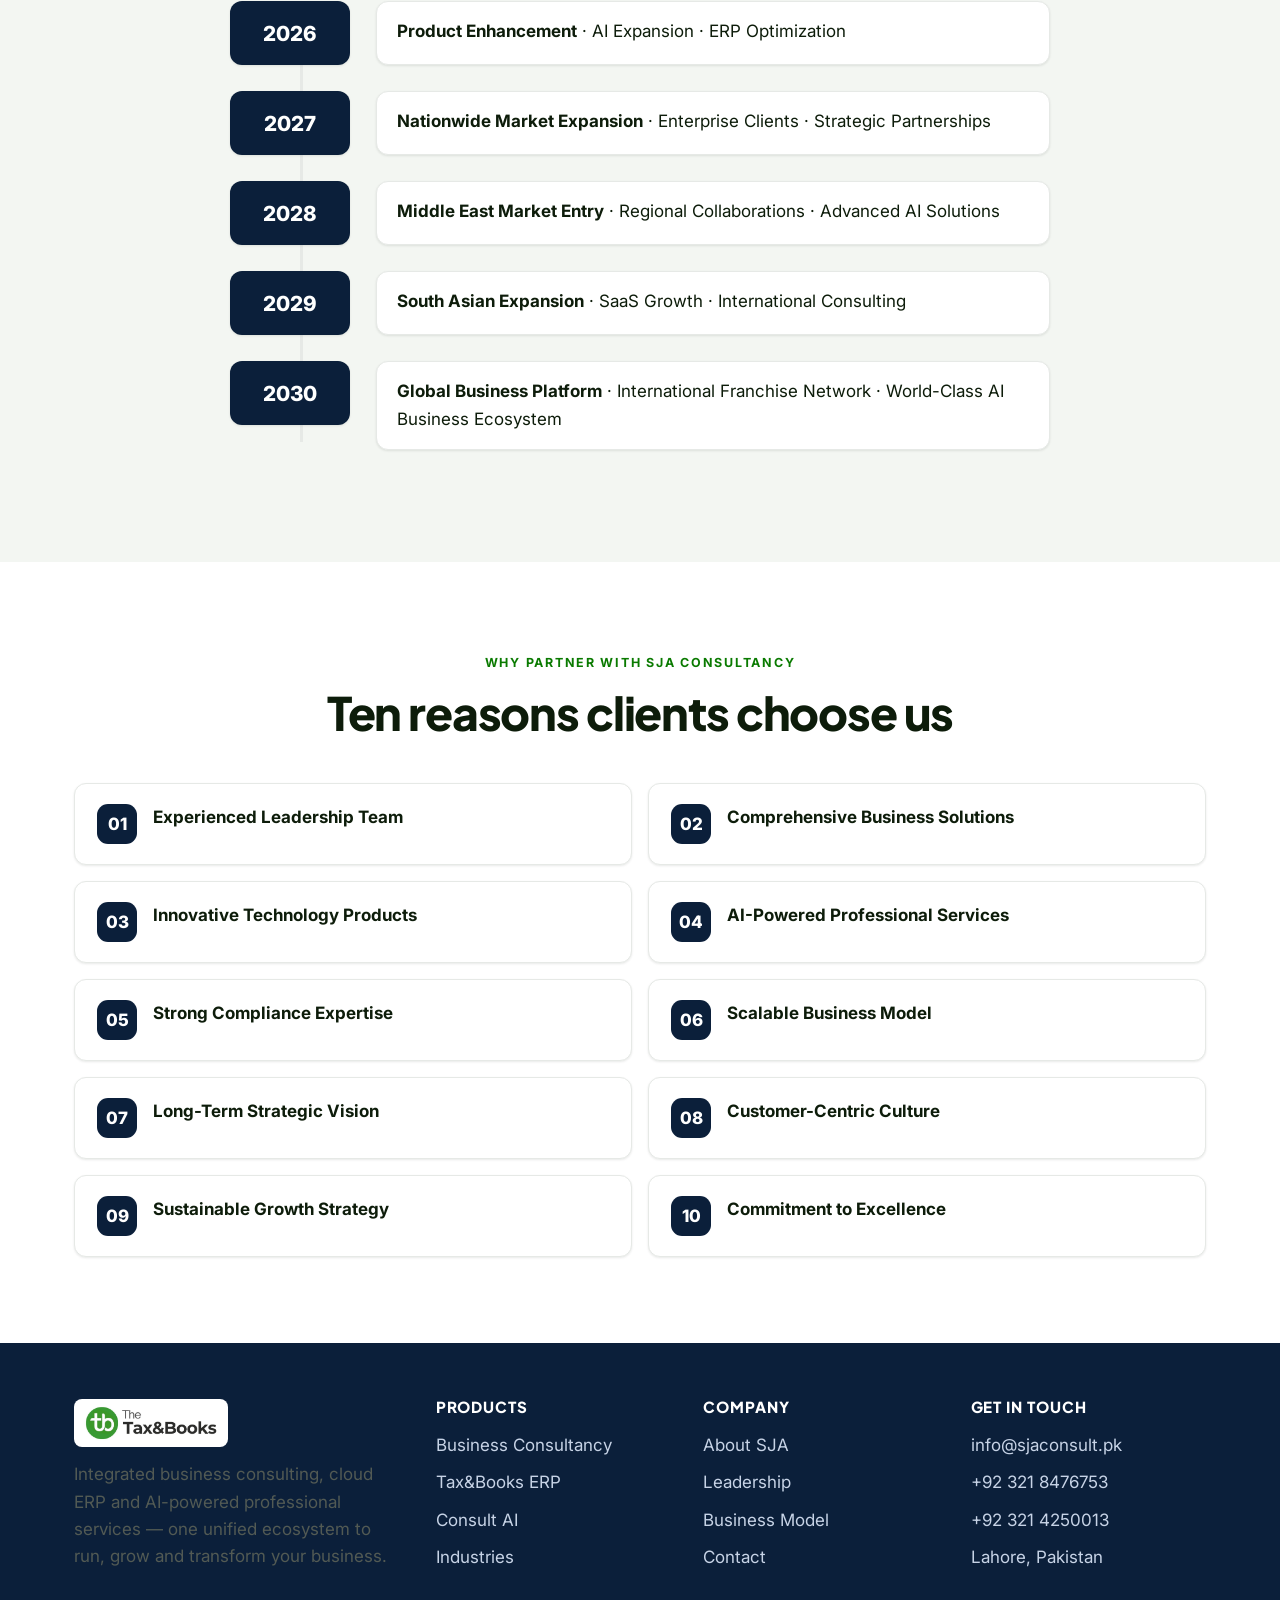
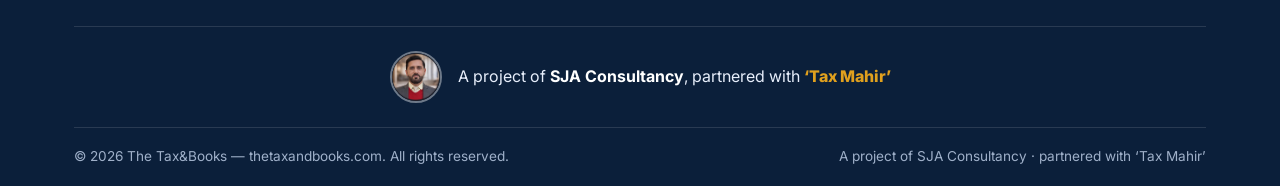
<file: industries.html>
<!DOCTYPE html>
<html lang="en">
<head>
  <meta charset="UTF-8">
  <meta name="viewport" content="width=device-width, initial-scale=1.0">
  <title>Industries & Business Model — The Tax&Books | SJA Consultancy</title>
  <meta name="description" content="Industries we serve, our business & revenue model, market opportunity and growth roadmap — The Tax&Books by SJA Consultancy.">
  <link rel="stylesheet" href="styles.css?v=5">
</head>
<body>
  <div id="site-header"></div>

  <section class="page-hero">
    <div class="container reveal">
      <span class="eyebrow">Industries & model</span>
      <h1>A complete business ecosystem, under one brand</h1>
      <p class="lead">Serving 15+ industries with a scalable, recurring-revenue model built for
        long-term, sustainable growth.</p>
      <div class="reviews" style="justify-content:center">
        <span class="stars">★★★★★</span><b>4.9</b>
        <span>· 15+ industries served</span>
      </div>
    </div>
  </section>

  <!-- Industries -->
  <section class="section">
    <div class="container">
      <div class="section-head reveal">
        <span class="eyebrow">Industries we serve</span>
        <h2>Built for every kind of business</h2>
      </div>
      <div class="grid grid-5">
        <div class="card center reveal"><div class="ic-tile" style="margin:0 auto 14px"><svg class="ic"><use href="#i-factory"></use></svg></div><h3 style="font-size:1.02rem">Manufacturing</h3></div>
        <div class="card center reveal"><div class="ic-tile" style="margin:0 auto 14px"><svg class="ic"><use href="#i-thread"></use></svg></div><h3 style="font-size:1.02rem">Textile</h3></div>
        <div class="card center reveal"><div class="ic-tile" style="margin:0 auto 14px"><svg class="ic"><use href="#i-cart"></use></svg></div><h3 style="font-size:1.02rem">Retail</h3></div>
        <div class="card center reveal"><div class="ic-tile" style="margin:0 auto 14px"><svg class="ic"><use href="#i-box"></use></svg></div><h3 style="font-size:1.02rem">Wholesale</h3></div>
        <div class="card center reveal"><div class="ic-tile" style="margin:0 auto 14px"><svg class="ic"><use href="#i-building"></use></svg></div><h3 style="font-size:1.02rem">Construction</h3></div>
        <div class="card center reveal"><div class="ic-tile" style="margin:0 auto 14px"><svg class="ic"><use href="#i-health"></use></svg></div><h3 style="font-size:1.02rem">Healthcare</h3></div>
        <div class="card center reveal"><div class="ic-tile" style="margin:0 auto 14px"><svg class="ic"><use href="#i-cap"></use></svg></div><h3 style="font-size:1.02rem">Education</h3></div>
        <div class="card center reveal"><div class="ic-tile" style="margin:0 auto 14px"><svg class="ic"><use href="#i-heart"></use></svg></div><h3 style="font-size:1.02rem">NGOs</h3></div>
        <div class="card center reveal"><div class="ic-tile" style="margin:0 auto 14px"><svg class="ic"><use href="#i-briefcase"></use></svg></div><h3 style="font-size:1.02rem">Professional Services</h3></div>
        <div class="card center reveal"><div class="ic-tile" style="margin:0 auto 14px"><svg class="ic"><use href="#i-truck"></use></svg></div><h3 style="font-size:1.02rem">Logistics</h3></div>
        <div class="card center reveal"><div class="ic-tile" style="margin:0 auto 14px"><svg class="ic"><use href="#i-code"></use></svg></div><h3 style="font-size:1.02rem">IT & Software</h3></div>
        <div class="card center reveal"><div class="ic-tile" style="margin:0 auto 14px"><svg class="ic"><use href="#i-dish"></use></svg></div><h3 style="font-size:1.02rem">Hospitality</h3></div>
        <div class="card center reveal"><div class="ic-tile" style="margin:0 auto 14px"><svg class="ic"><use href="#i-building"></use></svg></div><h3 style="font-size:1.02rem">Real Estate</h3></div>
        <div class="card center reveal"><div class="ic-tile" style="margin:0 auto 14px"><svg class="ic"><use href="#i-globe"></use></svg></div><h3 style="font-size:1.02rem">Import & Export</h3></div>
        <div class="card center reveal"><div class="ic-tile" style="margin:0 auto 14px"><svg class="ic"><use href="#i-monitor"></use></svg></div><h3 style="font-size:1.02rem">E-Commerce</h3></div>
      </div>
    </div>
  </section>

  <!-- Business model -->
  <section class="section soft">
    <div class="container">
      <div class="section-head reveal">
        <span class="eyebrow">Business model</span>
        <h2>Multiple revenue engines, one platform</h2>
      </div>
      <div class="grid grid-3">
        <div class="card reveal"><div class="ic-tile"><svg class="ic"><use href="#i-chat"></use></svg></div><h3>Professional Consultancy</h3><p>Advisory, accounting, tax and compliance engagements.</p></div>
        <div class="card reveal"><div class="ic-tile"><svg class="ic"><use href="#i-cloud"></use></svg></div><h3>ERP Subscription Services</h3><p>Recurring monthly & annual cloud ERP subscriptions.</p></div>
        <div class="card reveal"><div class="ic-tile"><svg class="ic"><use href="#i-spark"></use></svg></div><h3>AI Subscription Services</h3><p>Subscription access to the Consult AI platform.</p></div>
        <div class="card reveal"><div class="ic-tile"><svg class="ic"><use href="#i-monitor"></use></svg></div><h3>ERP Implementation Projects</h3><p>Onboarding, configuration and go-live projects.</p></div>
        <div class="card reveal"><div class="ic-tile"><svg class="ic"><use href="#i-shield"></use></svg></div><h3>Annual Support Contracts</h3><p>Ongoing maintenance and support agreements.</p></div>
        <div class="card reveal"><div class="ic-tile"><svg class="ic"><use href="#i-presentation"></use></svg></div><h3>Corporate Training</h3><p>Professional and system training programs.</p></div>
        <div class="card reveal"><div class="ic-tile"><svg class="ic"><use href="#i-refresh"></use></svg></div><h3>Business Process Outsourcing</h3><p>Outsourced finance, payroll and back-office functions.</p></div>
        <div class="card reveal"><div class="ic-tile"><svg class="ic"><use href="#i-code"></use></svg></div><h3>White-Label Technology</h3><p>White-label technology solutions for partners.</p></div>
        <div class="card reveal"><div class="ic-tile"><svg class="ic"><use href="#i-users"></use></svg></div><h3>Strategic Partnerships</h3><p>Channel, reseller and ecosystem partnerships.</p></div>
      </div>
    </div>
  </section>

  <!-- Market opportunity -->
  <section class="section">
    <div class="container split">
      <div class="reveal">
        <span class="eyebrow">Market opportunity</span>
        <h2>Positioned for a fast-growing market</h2>
        <ul class="checklist">
          <li>Pakistan offers significant opportunity from increasing regulatory requirements, rapid digital adoption and a growing SME sector.</li>
          <li>Businesses seek reliable partners who deliver professional advisory while enabling digital transformation through cloud ERP, AI and automation.</li>
          <li>SJA Consultancy is strategically positioned to capitalize on this demand with a complete business ecosystem under one brand.</li>
        </ul>
      </div>
      <div class="media-frame reveal">
        <div class="grid grid-2">
          <div class="card center" style="box-shadow:none"><b style="font-size:2rem;color:var(--green-dark)">₨252M</b><p>Year-3 projected revenue</p></div>
          <div class="card center" style="box-shadow:none"><b style="font-size:2rem;color:var(--green-dark)">15+</b><p>Industries served</p></div>
          <div class="card center" style="box-shadow:none"><b style="font-size:2rem;color:var(--green-dark)">14</b><p>ERP modules</p></div>
          <div class="card center" style="box-shadow:none"><b style="font-size:2rem;color:var(--green-dark)">2030</b><p>Global platform target</p></div>
        </div>
      </div>
    </div>
  </section>

  <!-- Roadmap -->
  <section class="section soft">
    <div class="container">
      <div class="section-head reveal">
        <span class="eyebrow">Growth roadmap</span>
        <h2>Our journey to a world-class ecosystem</h2>
      </div>
      <ul class="timeline">
        <li class="reveal"><div class="yr">2026</div><div class="tl-body"><b>Product Enhancement</b> · AI Expansion · ERP Optimization</div></li>
        <li class="reveal"><div class="yr">2027</div><div class="tl-body"><b>Nationwide Market Expansion</b> · Enterprise Clients · Strategic Partnerships</div></li>
        <li class="reveal"><div class="yr">2028</div><div class="tl-body"><b>Middle East Market Entry</b> · Regional Collaborations · Advanced AI Solutions</div></li>
        <li class="reveal"><div class="yr">2029</div><div class="tl-body"><b>South Asian Expansion</b> · SaaS Growth · International Consulting</div></li>
        <li class="reveal"><div class="yr">2030</div><div class="tl-body"><b>Global Business Platform</b> · International Franchise Network · World-Class AI Business Ecosystem</div></li>
      </ul>
    </div>
  </section>

  <!-- Why partner -->
  <section class="section">
    <div class="container">
      <div class="section-head reveal">
        <span class="eyebrow">Why partner with SJA Consultancy</span>
        <h2>Ten reasons clients choose us</h2>
      </div>
      <div class="steps grid-2" style="display:grid;grid-template-columns:1fr 1fr;gap:16px">
        <div class="step reveal"><div class="n">01</div><div><b>Experienced Leadership Team</b></div></div>
        <div class="step reveal"><div class="n">02</div><div><b>Comprehensive Business Solutions</b></div></div>
        <div class="step reveal"><div class="n">03</div><div><b>Innovative Technology Products</b></div></div>
        <div class="step reveal"><div class="n">04</div><div><b>AI-Powered Professional Services</b></div></div>
        <div class="step reveal"><div class="n">05</div><div><b>Strong Compliance Expertise</b></div></div>
        <div class="step reveal"><div class="n">06</div><div><b>Scalable Business Model</b></div></div>
        <div class="step reveal"><div class="n">07</div><div><b>Long-Term Strategic Vision</b></div></div>
        <div class="step reveal"><div class="n">08</div><div><b>Customer-Centric Culture</b></div></div>
        <div class="step reveal"><div class="n">09</div><div><b>Sustainable Growth Strategy</b></div></div>
        <div class="step reveal"><div class="n">10</div><div><b>Commitment to Excellence</b></div></div>
      </div>
    </div>
  </section>

  <div id="site-footer"></div>
  <script src="main.js?v=5"></script>
</body>
</html>
</file>
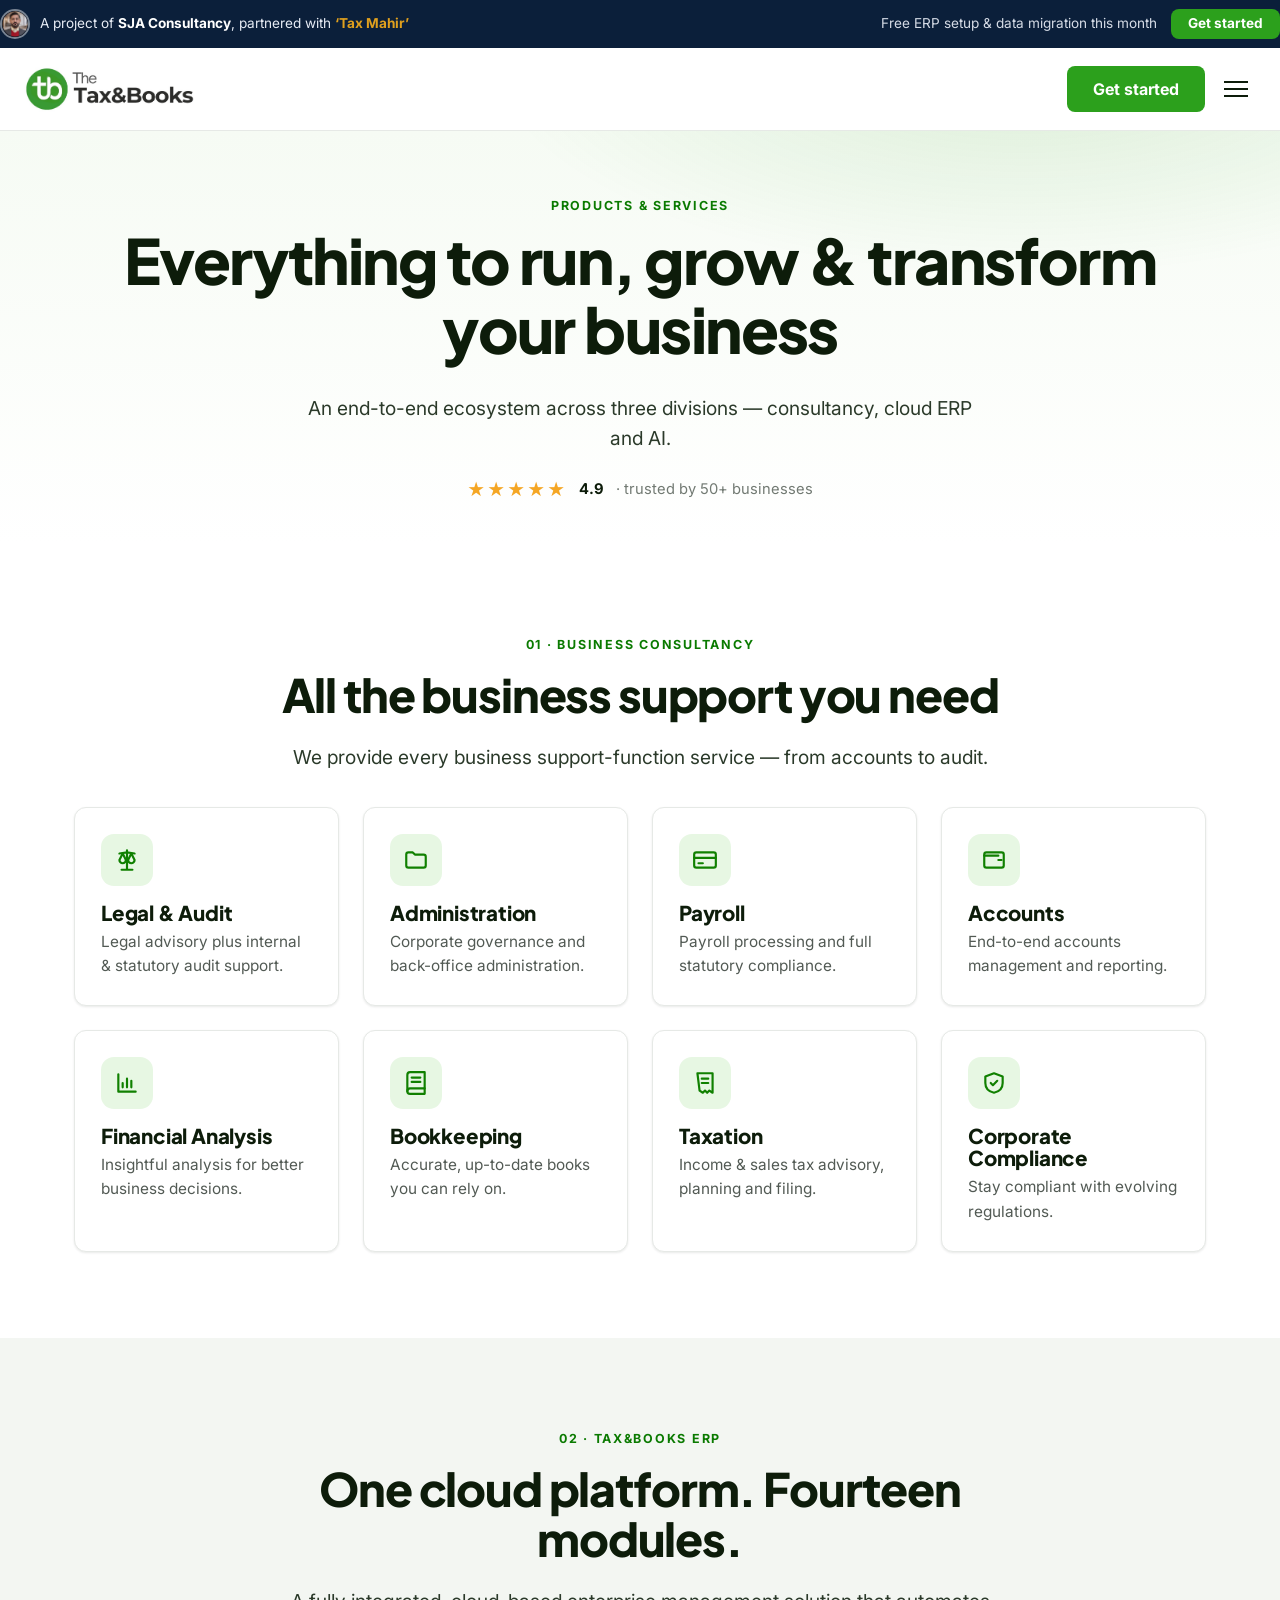
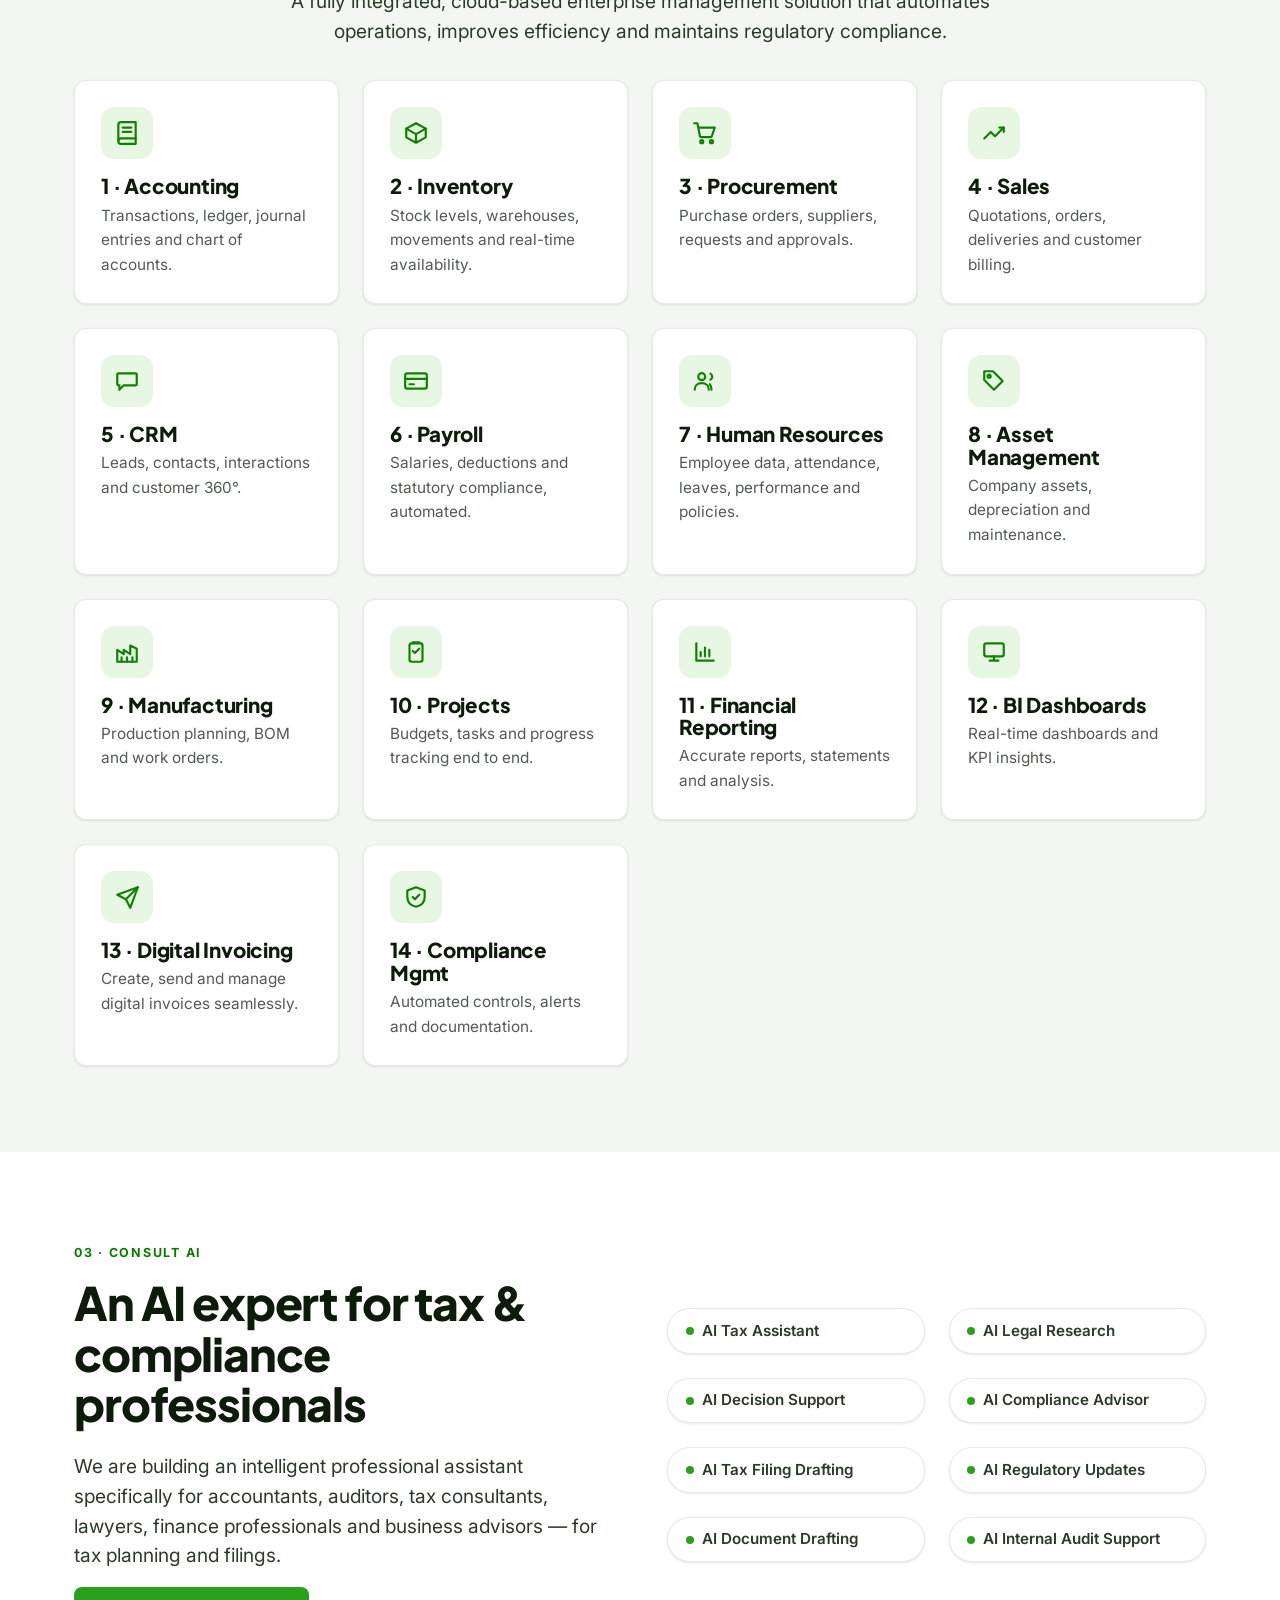
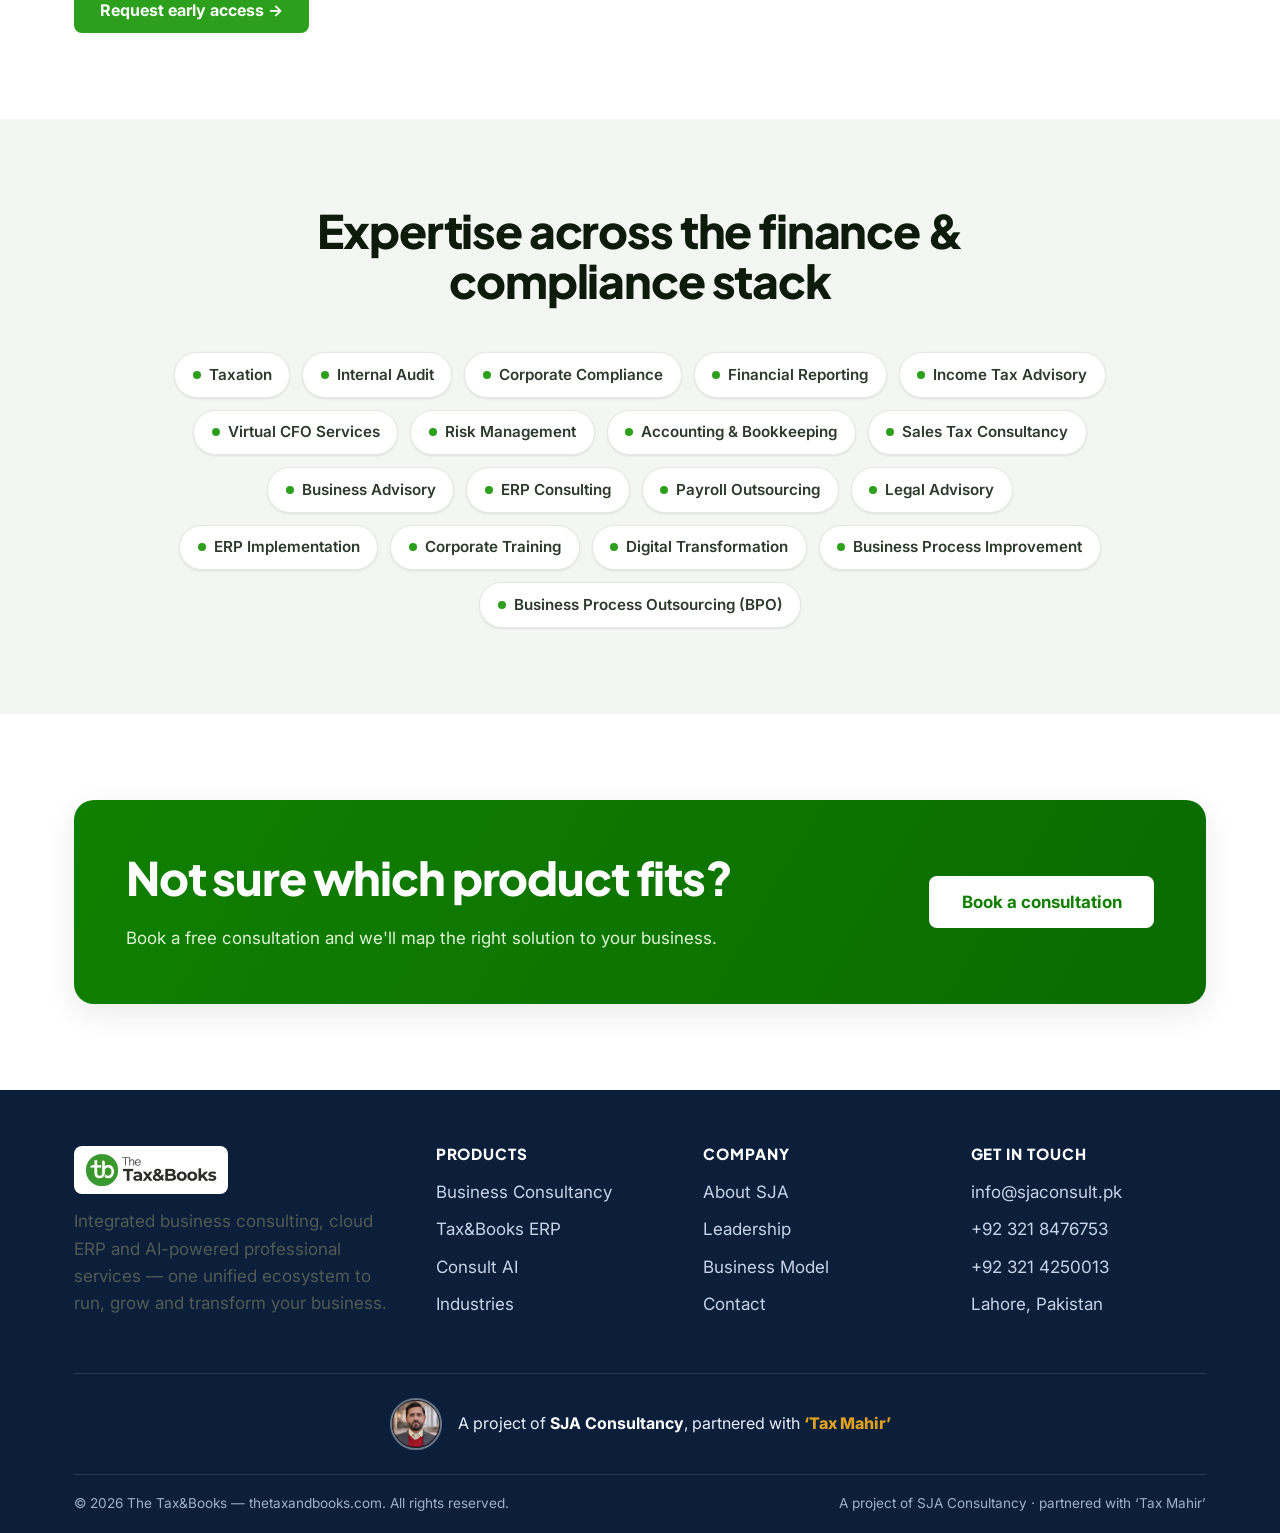
<file: services.html>
<!DOCTYPE html>
<html lang="en">
<head>
  <meta charset="UTF-8">
  <meta name="viewport" content="width=device-width, initial-scale=1.0">
  <title>Products & Services — The Tax&Books | SJA Consultancy</title>
  <meta name="description" content="Business Consultancy Services, the 14-module Tax&Books cloud ERP, and Consult AI — the full products & services portfolio of The Tax&Books by SJA Consultancy.">
  <link rel="stylesheet" href="styles.css?v=5">
</head>
<body>
  <div id="site-header"></div>

  <section class="page-hero">
    <div class="container reveal">
      <span class="eyebrow">Products &amp; services</span>
      <h1>Everything to run, grow &amp; transform your business</h1>
      <p class="lead">An end-to-end ecosystem across three divisions — consultancy, cloud ERP and AI.</p>
      <div class="reviews" style="justify-content:center">
        <span class="stars">★★★★★</span><b>4.9</b>
        <span>· trusted by 50+ businesses</span>
      </div>
    </div>
  </section>

  <!-- 1. Business Consultancy -->
  <section class="section">
    <div class="container">
      <div class="section-head reveal" style="margin-bottom:34px">
        <span class="eyebrow">01 · Business Consultancy</span>
        <h2>All the business support you need</h2>
        <p class="lead">We provide every business support-function service — from accounts to audit.</p>
      </div>
      <div class="grid grid-4">
        <div class="card reveal"><div class="ic-tile"><svg class="ic"><use href="#i-scale"></use></svg></div><h3>Legal &amp; Audit</h3><p>Legal advisory plus internal &amp; statutory audit support.</p></div>
        <div class="card reveal"><div class="ic-tile"><svg class="ic"><use href="#i-folder"></use></svg></div><h3>Administration</h3><p>Corporate governance and back-office administration.</p></div>
        <div class="card reveal"><div class="ic-tile"><svg class="ic"><use href="#i-card"></use></svg></div><h3>Payroll</h3><p>Payroll processing and full statutory compliance.</p></div>
        <div class="card reveal"><div class="ic-tile"><svg class="ic"><use href="#i-wallet"></use></svg></div><h3>Accounts</h3><p>End-to-end accounts management and reporting.</p></div>
        <div class="card reveal"><div class="ic-tile"><svg class="ic"><use href="#i-chart"></use></svg></div><h3>Financial Analysis</h3><p>Insightful analysis for better business decisions.</p></div>
        <div class="card reveal"><div class="ic-tile"><svg class="ic"><use href="#i-book"></use></svg></div><h3>Bookkeeping</h3><p>Accurate, up-to-date books you can rely on.</p></div>
        <div class="card reveal"><div class="ic-tile"><svg class="ic"><use href="#i-receipt"></use></svg></div><h3>Taxation</h3><p>Income &amp; sales tax advisory, planning and filing.</p></div>
        <div class="card reveal"><div class="ic-tile"><svg class="ic"><use href="#i-shield"></use></svg></div><h3>Corporate Compliance</h3><p>Stay compliant with evolving regulations.</p></div>
      </div>
    </div>
  </section>

  <!-- 2. Tax&Books ERP -->
  <section class="section soft">
    <div class="container">
      <div class="section-head reveal" style="margin-bottom:34px">
        <span class="eyebrow">02 · Tax&Books ERP</span>
        <h2>One cloud platform. Fourteen modules.</h2>
        <p class="lead">A fully integrated, cloud-based enterprise management solution that automates
          operations, improves efficiency and maintains regulatory compliance.</p>
      </div>
      <div class="grid grid-4">
        <div class="card reveal"><div class="ic-tile"><svg class="ic"><use href="#i-book"></use></svg></div><h3>1 · Accounting</h3><p>Transactions, ledger, journal entries and chart of accounts.</p></div>
        <div class="card reveal"><div class="ic-tile"><svg class="ic"><use href="#i-box"></use></svg></div><h3>2 · Inventory</h3><p>Stock levels, warehouses, movements and real-time availability.</p></div>
        <div class="card reveal"><div class="ic-tile"><svg class="ic"><use href="#i-cart"></use></svg></div><h3>3 · Procurement</h3><p>Purchase orders, suppliers, requests and approvals.</p></div>
        <div class="card reveal"><div class="ic-tile"><svg class="ic"><use href="#i-trend"></use></svg></div><h3>4 · Sales</h3><p>Quotations, orders, deliveries and customer billing.</p></div>
        <div class="card reveal"><div class="ic-tile"><svg class="ic"><use href="#i-chat"></use></svg></div><h3>5 · CRM</h3><p>Leads, contacts, interactions and customer 360°.</p></div>
        <div class="card reveal"><div class="ic-tile"><svg class="ic"><use href="#i-card"></use></svg></div><h3>6 · Payroll</h3><p>Salaries, deductions and statutory compliance, automated.</p></div>
        <div class="card reveal"><div class="ic-tile"><svg class="ic"><use href="#i-users"></use></svg></div><h3>7 · Human Resources</h3><p>Employee data, attendance, leaves, performance and policies.</p></div>
        <div class="card reveal"><div class="ic-tile"><svg class="ic"><use href="#i-asset"></use></svg></div><h3>8 · Asset Management</h3><p>Company assets, depreciation and maintenance.</p></div>
        <div class="card reveal"><div class="ic-tile"><svg class="ic"><use href="#i-factory"></use></svg></div><h3>9 · Manufacturing</h3><p>Production planning, BOM and work orders.</p></div>
        <div class="card reveal"><div class="ic-tile"><svg class="ic"><use href="#i-clipboard"></use></svg></div><h3>10 · Projects</h3><p>Budgets, tasks and progress tracking end to end.</p></div>
        <div class="card reveal"><div class="ic-tile"><svg class="ic"><use href="#i-chart"></use></svg></div><h3>11 · Financial Reporting</h3><p>Accurate reports, statements and analysis.</p></div>
        <div class="card reveal"><div class="ic-tile"><svg class="ic"><use href="#i-monitor"></use></svg></div><h3>12 · BI Dashboards</h3><p>Real-time dashboards and KPI insights.</p></div>
        <div class="card reveal"><div class="ic-tile"><svg class="ic"><use href="#i-send"></use></svg></div><h3>13 · Digital Invoicing</h3><p>Create, send and manage digital invoices seamlessly.</p></div>
        <div class="card reveal"><div class="ic-tile"><svg class="ic"><use href="#i-shield"></use></svg></div><h3>14 · Compliance Mgmt</h3><p>Automated controls, alerts and documentation.</p></div>
      </div>
    </div>
  </section>

  <!-- 3. Consult AI -->
  <section class="section">
    <div class="container split">
      <div class="reveal">
        <span class="eyebrow">03 · Consult AI</span>
        <h2>An AI expert for tax &amp; compliance professionals</h2>
        <p class="lead">We are building an intelligent professional assistant specifically for
          accountants, auditors, tax consultants, lawyers, finance professionals and business
          advisors — for tax planning and filings.</p>
        <a class="btn btn-primary" href="contact.html">Request early access →</a>
      </div>
      <div class="reveal">
        <div class="grid grid-2">
          <div class="chip"><span class="d"></span>AI Tax Assistant</div>
          <div class="chip"><span class="d"></span>AI Legal Research</div>
          <div class="chip"><span class="d"></span>AI Decision Support</div>
          <div class="chip"><span class="d"></span>AI Compliance Advisor</div>
          <div class="chip"><span class="d"></span>AI Tax Filing Drafting</div>
          <div class="chip"><span class="d"></span>AI Regulatory Updates</div>
          <div class="chip"><span class="d"></span>AI Document Drafting</div>
          <div class="chip"><span class="d"></span>AI Internal Audit Support</div>
        </div>
      </div>
    </div>
  </section>

  <!-- Technical skills -->
  <section class="section soft">
    <div class="container">
      <div class="section-head reveal">
        <h2>Expertise across the finance &amp; compliance stack</h2>
      </div>
      <div class="chips reveal" style="max-width:940px;margin:0 auto;justify-content:center">
        <div class="chip"><span class="d"></span>Taxation</div>
        <div class="chip"><span class="d"></span>Internal Audit</div>
        <div class="chip"><span class="d"></span>Corporate Compliance</div>
        <div class="chip"><span class="d"></span>Financial Reporting</div>
        <div class="chip"><span class="d"></span>Income Tax Advisory</div>
        <div class="chip"><span class="d"></span>Virtual CFO Services</div>
        <div class="chip"><span class="d"></span>Risk Management</div>
        <div class="chip"><span class="d"></span>Accounting &amp; Bookkeeping</div>
        <div class="chip"><span class="d"></span>Sales Tax Consultancy</div>
        <div class="chip"><span class="d"></span>Business Advisory</div>
        <div class="chip"><span class="d"></span>ERP Consulting</div>
        <div class="chip"><span class="d"></span>Payroll Outsourcing</div>
        <div class="chip"><span class="d"></span>Legal Advisory</div>
        <div class="chip"><span class="d"></span>ERP Implementation</div>
        <div class="chip"><span class="d"></span>Corporate Training</div>
        <div class="chip"><span class="d"></span>Digital Transformation</div>
        <div class="chip"><span class="d"></span>Business Process Improvement</div>
        <div class="chip"><span class="d"></span>Business Process Outsourcing (BPO)</div>
      </div>
    </div>
  </section>

  <section class="section">
    <div class="container">
      <div class="cta reveal">
        <div>
          <h2>Not sure which product fits?</h2>
          <p>Book a free consultation and we'll map the right solution to your business.</p>
        </div>
        <a class="btn btn-primary btn-lg" href="contact.html">Book a consultation</a>
      </div>
    </div>
  </section>

  <div id="site-footer"></div>
  <script src="main.js?v=5"></script>
</body>
</html>
</file>
<file: styles.css>
/* ============================================================
   The Tax&Books — Global site styles
   A project of SJA Consultancy, partnered with 'Tax Mahir'
   ============================================================ */
@import url('https://fonts.googleapis.com/css2?family=Plus+Jakarta+Sans:wght@500;600;700;800&family=Inter:wght@400;500;600;700&display=swap');

:root{
  --green:#2ca01c;          /* QuickBooks/TB brand green */
  --green-dark:#108000;
  --green-600:#0a7a00;
  --ink:#0d1c0a;            /* deep near-black green-black */
  --ink-2:#2b3a2a;
  --slate:#525a54;
  --muted:#727a73;
  --line:#e6e9e6;
  --bg:#ffffff;
  --bg-soft:#f3f6f2;
  --bg-mint:#e7f7e3;
  --navy:#0b1f3a;
  --gold:#e0a01e;
  --radius:12px;
  --radius-lg:20px;
  --shadow-sm:0 1px 3px rgba(13,28,10,.06),0 1px 2px rgba(13,28,10,.04);
  --shadow:0 10px 30px rgba(13,28,10,.09);
  --shadow-lg:0 30px 70px rgba(13,28,10,.16);
  --maxw:1180px;
  --font:'Inter',system-ui,-apple-system,'Segoe UI',Arial,sans-serif;
  --font-display:'Plus Jakarta Sans','Inter',system-ui,sans-serif;
}

*{box-sizing:border-box}
html{scroll-behavior:smooth;overflow-x:hidden}
body{
  margin:0;font-family:var(--font);color:var(--ink);
  background:var(--bg);line-height:1.6;-webkit-font-smoothing:antialiased;font-size:17px;
  overflow-x:hidden;
}
a{color:inherit;text-decoration:none}
img{max-width:100%;display:block}
.container{max-width:var(--maxw);margin:0 auto;padding:0 24px}
section{position:relative}

h1,h2,h3,h4{color:var(--ink);line-height:1.1;margin:0 0 .5em;font-family:var(--font-display);
  font-weight:800;letter-spacing:-.025em}
h1{font-size:clamp(2.3rem,5.2vw,3.9rem)}
h2{font-size:clamp(1.9rem,3.6vw,2.9rem)}
h3{font-size:1.28rem;letter-spacing:-.01em}
p{margin:0 0 1rem;color:var(--slate)}
.lead{font-size:1.2rem;color:var(--ink-2);line-height:1.55}
.eyebrow{display:inline-block;font-weight:700;letter-spacing:.14em;text-transform:uppercase;
  font-size:.78rem;color:var(--green-600);margin-bottom:14px}
.center{text-align:center}
.text-green{color:var(--green-dark)}

/* ---------- Buttons (QuickBooks-style) ---------- */
.btn{display:inline-flex;align-items:center;gap:.5rem;font-family:var(--font);font-weight:700;font-size:1rem;
  padding:.8rem 1.5rem;border-radius:8px;border:2px solid transparent;cursor:pointer;
  transition:.16s ease;white-space:nowrap;line-height:1}
.btn-primary{background:var(--green);color:#fff}
.btn-primary:hover{background:var(--green-dark);box-shadow:0 6px 16px rgba(44,160,28,.28)}
.btn-ghost{background:#fff;color:var(--ink);border-color:#c9cfc8}
.btn-ghost:hover{border-color:var(--ink);background:#fff}
.btn-dark{background:var(--navy);color:#fff}
.btn-dark:hover{background:#0a1830}
.btn-lg{padding:1rem 1.9rem;font-size:1.06rem}
.link-arrow{display:inline-flex;align-items:center;gap:.4rem;font-weight:700;color:var(--green-dark)}
.link-arrow:hover{gap:.65rem;text-decoration:underline}

/* ---------- Partner strip (top) ---------- */
.partner-strip{background:var(--navy);color:#dfe7f3;font-size:.82rem}
.partner-strip .container{display:flex;align-items:center;justify-content:space-between;
  gap:14px;min-height:44px;padding-top:6px;padding-bottom:6px;flex-wrap:wrap}
.partner-strip .who{display:flex;align-items:center;gap:10px}
.partner-strip img.avatar{width:30px;height:30px;border-radius:50%;object-fit:cover;
  border:2px solid rgba(255,255,255,.5)}
.partner-strip .tag{font-weight:600}
.partner-strip .tag b{color:#fff}
.partner-strip .mahir{color:var(--gold);font-weight:700}
.partner-strip .links{display:flex;gap:18px;opacity:.9}
.partner-strip .links a:hover{color:#fff}

/* ---------- Header / Nav ---------- */
.site-header{position:sticky;top:0;z-index:50;background:rgba(255,255,255,.92);
  backdrop-filter:blur(10px);border-bottom:1px solid var(--line)}
.nav{display:flex;align-items:center;justify-content:space-between;min-height:74px}
.brand{display:flex;align-items:center;gap:12px;font-weight:800;font-size:1.15rem;color:var(--ink)}
.brand img{height:52px;width:auto}
.nav{min-height:84px}
.nav-links{display:flex;align-items:center;gap:6px}
.nav-links a{padding:.55rem .9rem;border-radius:8px;font-weight:600;color:var(--ink-2);font-size:.98rem}
.nav-links a:hover{background:var(--bg-soft);color:var(--green-dark)}
.nav-links a.active{color:var(--green-dark)}
.nav-cta{display:flex;align-items:center;gap:10px}
.hamburger{display:none;background:none;border:0;cursor:pointer;padding:8px}
.hamburger span{display:block;width:24px;height:2px;background:var(--ink);margin:5px 0;transition:.2s}

/* ---------- Hero ---------- */
.hero{background:
  radial-gradient(1100px 500px at 85% -10%,rgba(44,160,28,.14),transparent 60%),
  linear-gradient(180deg,#f6fbf4 0%,#ffffff 70%);
  padding:72px 0 60px;overflow:hidden}
.hero-grid{display:grid;grid-template-columns:1.05fr .95fr;gap:48px;align-items:center}
.hero h1 span{color:var(--green-dark)}
.hero p.lead{max-width:560px}
.hero-cta{display:flex;gap:14px;flex-wrap:wrap;margin-top:26px}
.hero-trust{margin-top:30px;display:flex;gap:26px;flex-wrap:wrap;color:var(--muted);font-size:.9rem}
.hero-trust b{color:var(--ink);font-size:1.4rem;display:block;font-weight:800}
.hero-visual{position:relative}
.hero-card{background:#fff;border:1px solid var(--line);border-radius:var(--radius-lg);
  box-shadow:var(--shadow-lg);padding:22px}
.hero-card .bar{height:10px;border-radius:6px;background:var(--bg-soft);margin:8px 0}
.hero-card .bar.g{background:linear-gradient(90deg,var(--green),#7bd66a)}
.hero-badge{position:absolute;right:-10px;bottom:-18px;background:#fff;border:1px solid var(--line);
  border-radius:16px;box-shadow:var(--shadow);padding:14px 18px;display:flex;align-items:center;gap:12px;font-weight:700}
.hero-badge .dot{width:38px;height:38px;border-radius:10px;background:var(--bg-mint);color:var(--green-dark);
  display:grid;place-items:center;font-size:1.2rem}

/* ---------- Logo cloud / stats band ---------- */
.band{background:var(--navy);color:#fff;padding:40px 0}
.band .stats{display:grid;grid-template-columns:repeat(4,1fr);gap:24px;text-align:center}
.band .stats b{font-size:2.2rem;display:block;color:#fff;font-weight:800}
.band .stats span{color:#aebfd6;font-size:.95rem}

/* ---------- Sections ---------- */
.section{padding:86px 0}
.section.soft{background:var(--bg-soft)}
.section.mint{background:linear-gradient(180deg,#f2fcef,#ffffff)}
.section-head{max-width:720px;margin:0 auto 46px;text-align:center}

/* ---------- Cards grid ---------- */
.grid{display:grid;gap:24px}
.grid-2{grid-template-columns:repeat(2,1fr)}
.grid-3{grid-template-columns:repeat(3,1fr)}
.grid-4{grid-template-columns:repeat(4,1fr)}
.grid-5{grid-template-columns:repeat(5,1fr)}

.card{background:#fff;border:1px solid var(--line);border-radius:var(--radius);padding:26px;
  box-shadow:var(--shadow-sm);transition:.2s ease}
.card:hover{transform:translateY(-4px);box-shadow:var(--shadow);border-color:#cfeec8}
.card .ico{width:52px;height:52px;border-radius:13px;background:var(--bg-mint);color:var(--green-dark);
  display:grid;place-items:center;font-size:1.5rem;margin-bottom:16px}
.card h3{margin-bottom:.35rem}
.card p{font-size:.96rem;margin:0}

/* feature card variant (division) */
.feature{display:flex;gap:18px;align-items:flex-start}
.feature .ico{flex:none}

/* pill chips */
.chips{display:flex;flex-wrap:wrap;gap:12px}
.chip{background:#fff;border:1px solid var(--line);border-radius:999px;padding:.6rem 1.1rem;
  font-weight:600;color:var(--ink-2);box-shadow:var(--shadow-sm);font-size:.95rem;display:flex;align-items:center;gap:8px}
.chip .d{width:8px;height:8px;border-radius:50%;background:var(--green)}

/* list check */
.checklist{list-style:none;padding:0;margin:0;display:grid;gap:12px}
.checklist li{display:flex;gap:12px;align-items:flex-start;color:var(--ink-2);font-weight:500}
.checklist li::before{content:"✓";flex:none;width:24px;height:24px;border-radius:50%;
  background:var(--bg-mint);color:var(--green-dark);display:grid;place-items:center;font-weight:800;font-size:.85rem}

/* split media */
.split{display:grid;grid-template-columns:1fr 1fr;gap:54px;align-items:center}
.media-frame{background:#fff;border:1px solid var(--line);border-radius:var(--radius-lg);
  box-shadow:var(--shadow);padding:20px}

/* numbered steps */
.steps{counter-reset:s;display:grid;gap:18px}
.step{display:flex;gap:16px;align-items:flex-start;background:#fff;border:1px solid var(--line);
  border-radius:var(--radius);padding:20px 22px;box-shadow:var(--shadow-sm)}
.step .n{flex:none;width:40px;height:40px;border-radius:11px;background:var(--navy);color:#fff;
  display:grid;place-items:center;font-weight:800}

/* timeline */
.timeline{position:relative;margin:0;padding:0;list-style:none;max-width:820px;margin:0 auto}
.timeline::before{content:"";position:absolute;left:70px;top:8px;bottom:8px;width:3px;background:var(--line)}
.timeline li{position:relative;display:grid;grid-template-columns:120px 1fr;gap:26px;margin-bottom:26px}
.timeline .yr{background:var(--navy);color:#fff;font-weight:800;border-radius:12px;height:64px;
  display:grid;place-items:center;font-size:1.3rem;z-index:1;box-shadow:var(--shadow-sm)}
.timeline .tl-body{background:#fff;border:1px solid var(--line);border-radius:var(--radius);
  padding:16px 20px;box-shadow:var(--shadow-sm)}
.timeline .tl-body b{color:var(--ink)}

/* profile / founder */
.profile{display:grid;grid-template-columns:280px 1fr;gap:40px;align-items:center}
.profile .photo{border-radius:20px;overflow:hidden;box-shadow:var(--shadow-lg);background:var(--navy)}
.profile .photo img{width:100%;aspect-ratio:1/1;object-fit:cover}
.badges{display:flex;gap:14px;flex-wrap:wrap;margin-top:8px}
.cred{display:flex;align-items:center;gap:12px;background:#fff;border:1px solid var(--line);
  border-radius:12px;padding:12px 16px;box-shadow:var(--shadow-sm)}
.cred .k{font-weight:800;color:var(--green-dark);font-size:1.15rem}

/* CTA band */
.cta{background:linear-gradient(120deg,var(--green-dark),#0a6b00);color:#fff;border-radius:var(--radius-lg);
  padding:52px;display:flex;align-items:center;justify-content:space-between;gap:30px;flex-wrap:wrap;
  box-shadow:var(--shadow)}
.cta h2{color:#fff}
.cta p{color:#dcf5d6;margin:0}
.cta .btn-primary{background:#fff;color:var(--green-dark)}
.cta .btn-primary:hover{background:#eafbe7}

/* contact form */
.form{display:grid;gap:16px}
.form .row{display:grid;grid-template-columns:1fr 1fr;gap:16px}
.form label{font-weight:600;font-size:.9rem;color:var(--ink-2);display:block;margin-bottom:6px}
.form input,.form select,.form textarea{width:100%;padding:.8rem 1rem;border:1px solid var(--line);
  border-radius:10px;font-family:inherit;font-size:1rem;background:#fff;transition:.15s}
.form input:focus,.form select:focus,.form textarea:focus{outline:none;border-color:var(--green);
  box-shadow:0 0 0 3px rgba(44,160,28,.15)}
.contact-grid{display:grid;grid-template-columns:1.1fr .9fr;gap:48px;align-items:start}
.info-item{display:flex;gap:14px;align-items:flex-start;margin-bottom:22px}
.info-item .ico{width:44px;height:44px;flex:none}
.info-item .ic-tile{flex:none;margin:0}

/* ---------- Footer ---------- */
.site-footer{background:var(--navy);color:#c7d3e6;padding:56px 0 0}
.footer-top{display:grid;grid-template-columns:1.4fr 1fr 1fr 1fr;gap:32px;padding-bottom:40px;
  border-bottom:1px solid rgba(255,255,255,.12)}
.footer-brand .brand{color:#fff;margin-bottom:14px}
.footer-brand .brand img{background:#fff;border-radius:8px;padding:6px 10px;height:48px}
.site-footer h4{color:#fff;font-size:.95rem;letter-spacing:.06em;text-transform:uppercase;margin-bottom:16px}
.site-footer ul{list-style:none;padding:0;margin:0;display:grid;gap:10px}
.site-footer a:hover{color:#fff}
.footer-partner{display:flex;align-items:center;gap:16px;padding:24px 0;flex-wrap:wrap;
  justify-content:center;text-align:center}
.footer-partner img{width:52px;height:52px;border-radius:50%;object-fit:cover;border:2px solid rgba(255,255,255,.4)}
.footer-partner .txt{font-size:1rem;color:#e7eefb}
.footer-partner .txt b{color:#fff}
.footer-partner .txt .mahir{color:var(--gold);font-weight:800}
.footer-bottom{border-top:1px solid rgba(255,255,255,.12);padding:18px 0;font-size:.85rem;
  display:flex;justify-content:space-between;gap:12px;flex-wrap:wrap;color:#9fb0c9}

/* ---------- Realistic UI mockups (replace emoji tiles) ---------- */
.mock{background:#fff;border:1px solid var(--line);border-radius:12px;box-shadow:var(--shadow-sm);
  padding:12px;overflow:hidden}
.mock-head{display:flex;align-items:center;gap:6px;margin-bottom:10px}
.mock-head .dot{width:9px;height:9px;border-radius:50%;background:#e0e3df}
.mock-head .dot.g{background:var(--green)}
.mock-head .title{margin-left:6px;font-size:.72rem;font-weight:700;color:var(--muted);letter-spacing:.02em}
.mock-row{display:flex;align-items:center;justify-content:space-between;padding:7px 8px;border-radius:7px;font-size:.72rem}
.mock-row+.mock-row{border-top:1px solid var(--line)}
.mock-row .l{display:flex;align-items:center;gap:7px;color:var(--ink-2);font-weight:600}
.mock-row .sw{width:16px;height:16px;border-radius:5px;background:var(--bg-mint)}
.mock-row .amt{font-weight:700;color:var(--ink)}
.mock-row .amt.pos{color:var(--green-dark)}
.mock-row .amt.neg{color:#c0392b}
.mock-pill{font-size:.62rem;font-weight:700;padding:2px 8px;border-radius:999px;background:var(--bg-mint);color:var(--green-dark)}
.mock-pill.amber{background:#fff3d6;color:#a6791b}
/* mini bar chart */
.mock-chart{display:flex;align-items:flex-end;gap:8px;height:88px;padding:6px 2px 0}
.mock-chart .cbar{flex:1;border-radius:5px 5px 0 0;background:linear-gradient(180deg,#7bd66a,var(--green))}
.mock-chart .cbar.mut{background:#dfe7dc}
/* mini donut */
.mock-donut{width:74px;height:74px;border-radius:50%;
  background:conic-gradient(var(--green) 0 62%,#7bd66a 62% 82%,#dfe7dc 82% 100%);
  -webkit-mask:radial-gradient(circle 22px at center,transparent 98%,#000 100%);
          mask:radial-gradient(circle 22px at center,transparent 98%,#000 100%)}
/* invoice mock */
.mock-inv .line{height:8px;border-radius:4px;background:var(--bg-soft);margin:7px 0}
.mock-inv .line.s{width:55%}.mock-inv .line.m{width:75%}
.mock-total{display:flex;justify-content:space-between;align-items:center;margin-top:10px;
  padding-top:10px;border-top:1px dashed var(--line);font-size:.8rem}
.mock-total b{color:var(--green-dark);font-size:1rem}

/* inline icon system (SVG sprite) */
.ic{width:1.05em;height:1.05em;vertical-align:-.16em;display:inline-block;fill:none;
  stroke:currentColor;stroke-width:2;stroke-linecap:round;stroke-linejoin:round}
/* line icon in a soft tile */
.ic-tile{width:52px;height:52px;border-radius:13px;background:var(--bg-mint);display:grid;place-items:center;margin-bottom:16px}
.ic-tile .ic,.ic-tile svg{width:26px;height:26px;stroke:var(--green-dark);fill:none;stroke-width:2;
  stroke-linecap:round;stroke-linejoin:round}
.ic-tile.navy{background:#e7ecf5}.ic-tile.navy .ic{stroke:var(--navy)}
.ico .ic{width:26px;height:26px;stroke:currentColor;fill:none;stroke-width:2;stroke-linecap:round;stroke-linejoin:round}

/* ===== US-style top bar + mega nav ===== */
.promo{background:var(--navy);color:#e7ecf5;font-size:.85rem}
.promo-in{display:flex;align-items:center;justify-content:space-between;gap:16px;min-height:48px;padding:6px 0;flex-wrap:wrap}
.promo-who{display:flex;align-items:center;gap:10px}
.promo .avatar{width:30px;height:30px;border-radius:50%;object-fit:cover;border:2px solid rgba(255,255,255,.45)}
.promo .tag b{color:#fff}
.promo .mahir{color:var(--gold);font-weight:700}
.promo-offer{display:flex;align-items:center;gap:14px}
.offer-txt{opacity:.92}
.btn-promo{background:var(--green);color:#fff;padding:.5rem 1.05rem;border-radius:8px;font-weight:700;font-size:.85rem;border:0;line-height:1}
.btn-promo:hover{background:#38b528}

.nav{min-height:82px;gap:10px;max-width:1340px}
.promo-in{max-width:1340px}
.nav-links{gap:0;flex-wrap:nowrap}
.nav-links a{display:flex;align-items:center;gap:2px;padding:.5rem .5rem;border-radius:8px;font-weight:600;font-size:.93rem;color:var(--ink);white-space:nowrap}
.nav-links a:hover{color:var(--green-dark);background:transparent}
.nav-links a.active{color:var(--green-dark)}
.chev{width:15px;height:15px;margin-top:1px;opacity:.65}
.nav-cta{gap:11px;flex:none}
.nav-links{flex:none}
.brand{flex:none}
.brand img{height:46px;width:auto}
.signin{white-space:nowrap;font-size:.95rem}
.sales{white-space:nowrap}
.sales b{font-size:.9rem}
.sales{display:flex;flex-direction:column;line-height:1.05;text-align:right}
.sales span{font-size:.66rem;color:var(--muted);text-transform:uppercase;letter-spacing:.06em}
.sales b{font-size:.96rem;color:var(--ink);font-weight:800}
.signin{font-weight:700;color:var(--ink)}
.signin:hover{color:var(--green-dark)}

/* ===== Bold hero (US style) ===== */
.hero{padding:60px 0 74px}
.hero-accent{width:64px;height:8px;border-radius:4px;background:var(--green);margin-bottom:22px}
.hero h1{font-size:clamp(2.7rem,6vw,4.7rem);letter-spacing:-.035em;color:#0c1a0a;margin-bottom:20px;line-height:1.02}
.hero p.lead{font-size:1.22rem;max-width:520px}
.hero-visual{position:relative;min-height:430px}
.hero-visual .hero-card{position:relative;z-index:1}
.float-card{position:absolute;z-index:2;background:#fff;border:1px solid var(--line);border-radius:14px;
  box-shadow:var(--shadow);padding:13px 15px;display:flex;gap:11px;align-items:flex-start;max-width:262px}
.float-card .fi{width:34px;height:34px;border-radius:9px;background:var(--bg-mint);display:grid;place-items:center;flex:none}
.float-card .fi .ic{width:19px;height:19px;stroke:var(--green-dark)}
.float-card h4{font-size:.88rem;margin:0 0 2px;font-family:var(--font-display);color:var(--ink)}
.float-card p{font-size:.76rem;margin:0;color:var(--muted);line-height:1.35}
.fc1{top:-6px;left:-28px}
.fc2{bottom:6px;right:-26px}

/* ===== Stat tiles ===== */
.stat-strip{display:grid;grid-template-columns:repeat(3,1fr);gap:20px}
.stat-tile{background:#fff;border:1px solid var(--line);border-radius:16px;padding:26px 28px;box-shadow:var(--shadow-sm)}
.stat-tile .k{font-family:var(--font-display);font-size:2.5rem;font-weight:800;color:var(--ink);line-height:1}
.stat-tile .k em{color:var(--green-dark);font-style:normal}
.stat-tile p{margin:.45rem 0 0;color:var(--slate);font-size:.98rem}

/* ===== Testimonial row ===== */
.tq-grid{display:grid;grid-template-columns:repeat(3,1fr);gap:24px}
.tq{background:#fff;border:1px solid var(--line);border-radius:16px;padding:26px;box-shadow:var(--shadow-sm)}
.tq .stars{color:#f5a623;font-size:1rem;letter-spacing:2px}
.tq blockquote{margin:12px 0 18px;font-size:1.02rem;color:var(--ink-2);font-weight:500;line-height:1.5}
.tq .who{display:flex;align-items:center;gap:12px}
.tq .av{width:44px;height:44px;border-radius:50%;background:var(--bg-mint);display:grid;place-items:center;
  color:var(--green-dark);font-weight:800;font-family:var(--font-display)}
.tq .who b{display:block;font-size:.95rem;color:var(--ink)}
.tq .who span{font-size:.82rem;color:var(--muted)}

/* ===== Integrations strip ===== */
.integ{display:grid;grid-template-columns:repeat(6,1fr);gap:16px}
.integ .it{background:#fff;border:1px solid var(--line);border-radius:14px;padding:18px 10px;text-align:center;box-shadow:var(--shadow-sm);transition:.18s}
.integ .it:hover{transform:translateY(-3px);box-shadow:var(--shadow)}
.integ .it .ic{width:26px;height:26px;stroke:var(--ink-2);margin-bottom:8px}
.integ .it span{display:block;font-size:.82rem;font-weight:600;color:var(--ink-2)}

/* ===== Trust statement ===== */
.trust{text-align:center}
.trust h2{max-width:820px;margin:0 auto .6rem}

@media(max-width:960px){
  .stat-strip,.tq-grid{grid-template-columns:1fr}
  .integ{grid-template-columns:repeat(3,1fr)}
  .float-card{display:none}
  .sales{display:none}
}
@media(max-width:700px){.offer-txt{display:none}.promo .tag{font-size:.8rem}}
@media(max-width:600px){.nav-cta .btn-primary{display:none}.brand img{height:42px}}
@media(max-width:1340px){
  .nav-links{display:none}
  .nav-links.open{display:flex;position:absolute;top:82px;left:0;right:0;flex-direction:column;
    background:#fff;border-bottom:1px solid var(--line);padding:14px 24px;gap:4px;box-shadow:var(--shadow);z-index:60}
  .nav-links.open a{white-space:normal;font-size:1.05rem;padding:.7rem .4rem}
  .hamburger{display:block}
  .sales,.signin{display:none}
}

/* ---------- QuickBooks-style components ---------- */

/* review stars badge under hero */
.reviews{display:flex;align-items:center;gap:12px;margin-top:22px;color:var(--muted);font-size:.92rem}
.reviews .stars{color:#f5a623;font-size:1.1rem;letter-spacing:2px}
.reviews b{color:var(--ink)}

/* feature cards with thumbnail (Run more than just your books) */
.feature-grid{display:grid;grid-template-columns:repeat(3,1fr);gap:24px}
.fcard{background:#fff;border:1px solid var(--line);border-radius:18px;overflow:hidden;
  box-shadow:var(--shadow-sm);transition:.2s ease;display:flex;flex-direction:column}
.fcard:hover{transform:translateY(-5px);box-shadow:var(--shadow);border-color:#cfeec8}
.fcard .thumb{height:172px;display:grid;place-items:center;padding:18px;
  background:linear-gradient(135deg,#eefaeb,#e2f4dc);border-bottom:1px solid var(--line)}
.fcard .thumb .mock{width:100%}
.fcard .thumb.b{background:linear-gradient(135deg,#eef3fb,#e2ebf8)}
.fcard .thumb.p{background:linear-gradient(135deg,#f4eefb,#eae0f6)}
.fcard .thumb.o{background:linear-gradient(135deg,#fdf3e6,#fae8cf)}
.fcard .thumb.t{background:linear-gradient(135deg,#e8f6f8,#d5eef2)}
.fcard .thumb.r{background:linear-gradient(135deg,#fceef0,#f8dde2)}
.fcard .fbody{padding:22px;flex:1}
.fcard h3{margin-bottom:.3rem}
.fcard p{font-size:.95rem;margin:0}

/* tabbed "all in one" hub */
.tabs-nav{display:flex;flex-wrap:wrap;gap:10px;justify-content:center;margin-bottom:34px}
.tab-btn{border:1px solid var(--line);background:#fff;border-radius:999px;padding:.6rem 1.15rem;
  font-weight:600;color:var(--ink-2);cursor:pointer;transition:.15s;font-size:.95rem}
.tab-btn:hover{border-color:var(--green)}
.tab-btn.active{background:var(--navy);color:#fff;border-color:var(--navy)}
.tab-panel{display:none}
.tab-panel.active{display:block;animation:fade .35s ease}
@keyframes fade{from{opacity:0;transform:translateY(8px)}to{opacity:1;transform:none}}
.tab-inner{display:grid;grid-template-columns:1fr 1fr;gap:48px;align-items:center;
  background:#fff;border:1px solid var(--line);border-radius:var(--radius-lg);padding:40px;box-shadow:var(--shadow-sm)}

/* pricing */
.pricing{display:grid;grid-template-columns:repeat(4,1fr);gap:22px;align-items:stretch}
.price-card{background:#fff;border:1px solid var(--line);border-radius:18px;padding:28px 24px;
  box-shadow:var(--shadow-sm);display:flex;flex-direction:column;transition:.2s;position:relative}
.price-card:hover{transform:translateY(-5px);box-shadow:var(--shadow)}
.price-card.featured{border:2px solid var(--green);box-shadow:var(--shadow)}
.price-card .ptag{position:absolute;top:-12px;left:50%;transform:translateX(-50%);background:var(--green);
  color:#fff;font-size:.72rem;font-weight:700;letter-spacing:.06em;text-transform:uppercase;
  padding:5px 14px;border-radius:999px;white-space:nowrap}
.price-card h3{margin-bottom:.15rem}
.price-card .desc{color:var(--muted);font-size:.9rem;min-height:40px}
.price-card .amount{font-size:2.3rem;font-weight:800;color:var(--ink);margin:12px 0 2px}
.price-card .amount small{font-size:.95rem;font-weight:600;color:var(--muted)}
.price-card .per{color:var(--muted);font-size:.85rem;margin-bottom:16px}
.price-card ul{list-style:none;padding:0;margin:0 0 22px;display:grid;gap:10px;flex:1}
.price-card li{display:flex;gap:9px;font-size:.92rem;color:var(--ink-2)}
.price-card li::before{content:"✓";color:var(--green-dark);font-weight:800}
.price-note{text-align:center;color:var(--muted);font-size:.85rem;margin-top:18px}

/* testimonial */
.testimonial{display:grid;grid-template-columns:.9fr 1.1fr;gap:48px;align-items:center;
  background:var(--navy);border-radius:var(--radius-lg);overflow:hidden;color:#fff}
.testimonial .t-img{height:100%;min-height:320px;background:linear-gradient(135deg,#0b1f3a,#123a6b);
  display:grid;place-items:center;font-size:5rem}
.testimonial .t-body{padding:44px 44px 44px 0}
.testimonial blockquote{font-size:1.5rem;font-weight:700;line-height:1.35;margin:0 0 20px;color:#fff}
.testimonial .who b{color:#fff}
.testimonial .who span{color:#aebfd6}
@media(max-width:960px){.testimonial{grid-template-columns:1fr}.testimonial .t-body{padding:32px}}

/* stat cards row */
.statcards{display:grid;grid-template-columns:1fr 1fr;gap:24px}
.statcard{background:var(--bg-mint);border:1px solid #cfeec8;border-radius:18px;padding:32px;display:flex;gap:18px;align-items:flex-start}
.statcard .big{font-size:2.6rem;font-weight:800;color:var(--green-dark);line-height:1}
.statcard p{margin:0}

/* FAQ accordion */
.faq{max-width:820px;margin:0 auto;display:grid;gap:12px}
.faq-item{background:#fff;border:1px solid var(--line);border-radius:12px;overflow:hidden}
.faq-q{width:100%;text-align:left;background:none;border:0;padding:20px 22px;font-size:1.05rem;
  font-weight:700;color:var(--ink);cursor:pointer;display:flex;justify-content:space-between;gap:16px;align-items:center}
.faq-q .pm{flex:none;width:26px;height:26px;border-radius:50%;background:var(--bg-mint);color:var(--green-dark);
  display:grid;place-items:center;font-weight:800;transition:.2s}
.faq-item.open .faq-q .pm{transform:rotate(45deg)}
.faq-a{max-height:0;overflow:hidden;transition:max-height .3s ease;padding:0 22px}
.faq-item.open .faq-a{max-height:340px;padding-bottom:20px}
.faq-a p{margin:0;color:var(--slate)}

@media(max-width:960px){
  .feature-grid{grid-template-columns:repeat(2,1fr)}
  .pricing{grid-template-columns:repeat(2,1fr)}
  .tab-inner{grid-template-columns:1fr;padding:28px}
  .statcards{grid-template-columns:1fr}
}
@media(max-width:560px){
  .feature-grid,.pricing{grid-template-columns:1fr}
}

/* reveal on scroll */
.reveal{opacity:0;transform:translateY(22px);transition:.6s cubic-bezier(.2,.7,.2,1)}
.reveal.in{opacity:1;transform:none}

/* page hero (inner) */
.page-hero{background:
  radial-gradient(900px 380px at 80% -20%,rgba(44,160,28,.14),transparent 60%),
  linear-gradient(180deg,#f6fbf4,#fff);padding:60px 0 40px;text-align:center}
.page-hero .eyebrow{margin-bottom:10px}
.page-hero p{max-width:680px;margin:0 auto}

/* ---------- Responsive ---------- */
@media (max-width:960px){
  .hero-grid,.split,.contact-grid,.profile{grid-template-columns:1fr}
  .profile{justify-items:center;text-align:center}
  .grid-4,.grid-5{grid-template-columns:repeat(2,1fr)}
  .grid-3{grid-template-columns:repeat(2,1fr)}
  .footer-top{grid-template-columns:1fr 1fr}
  .band .stats{grid-template-columns:repeat(2,1fr)}
  .nav-links,.nav-cta .btn-ghost{display:none}
  .nav-links.open{display:flex;position:absolute;top:84px;left:0;right:0;flex-direction:column;
    background:#fff;border-bottom:1px solid var(--line);padding:14px 24px;gap:4px;box-shadow:var(--shadow)}
  .hamburger{display:block}
  .cta{padding:36px}
}
@media (max-width:560px){
  .grid-2,.grid-3,.grid-4,.grid-5,.form .row{grid-template-columns:1fr}
  .timeline li{grid-template-columns:88px 1fr;gap:16px}
  .timeline::before{left:52px}
  .partner-strip .links{display:none}
  .band .stats{grid-template-columns:repeat(2,1fr)}
}
</file>
